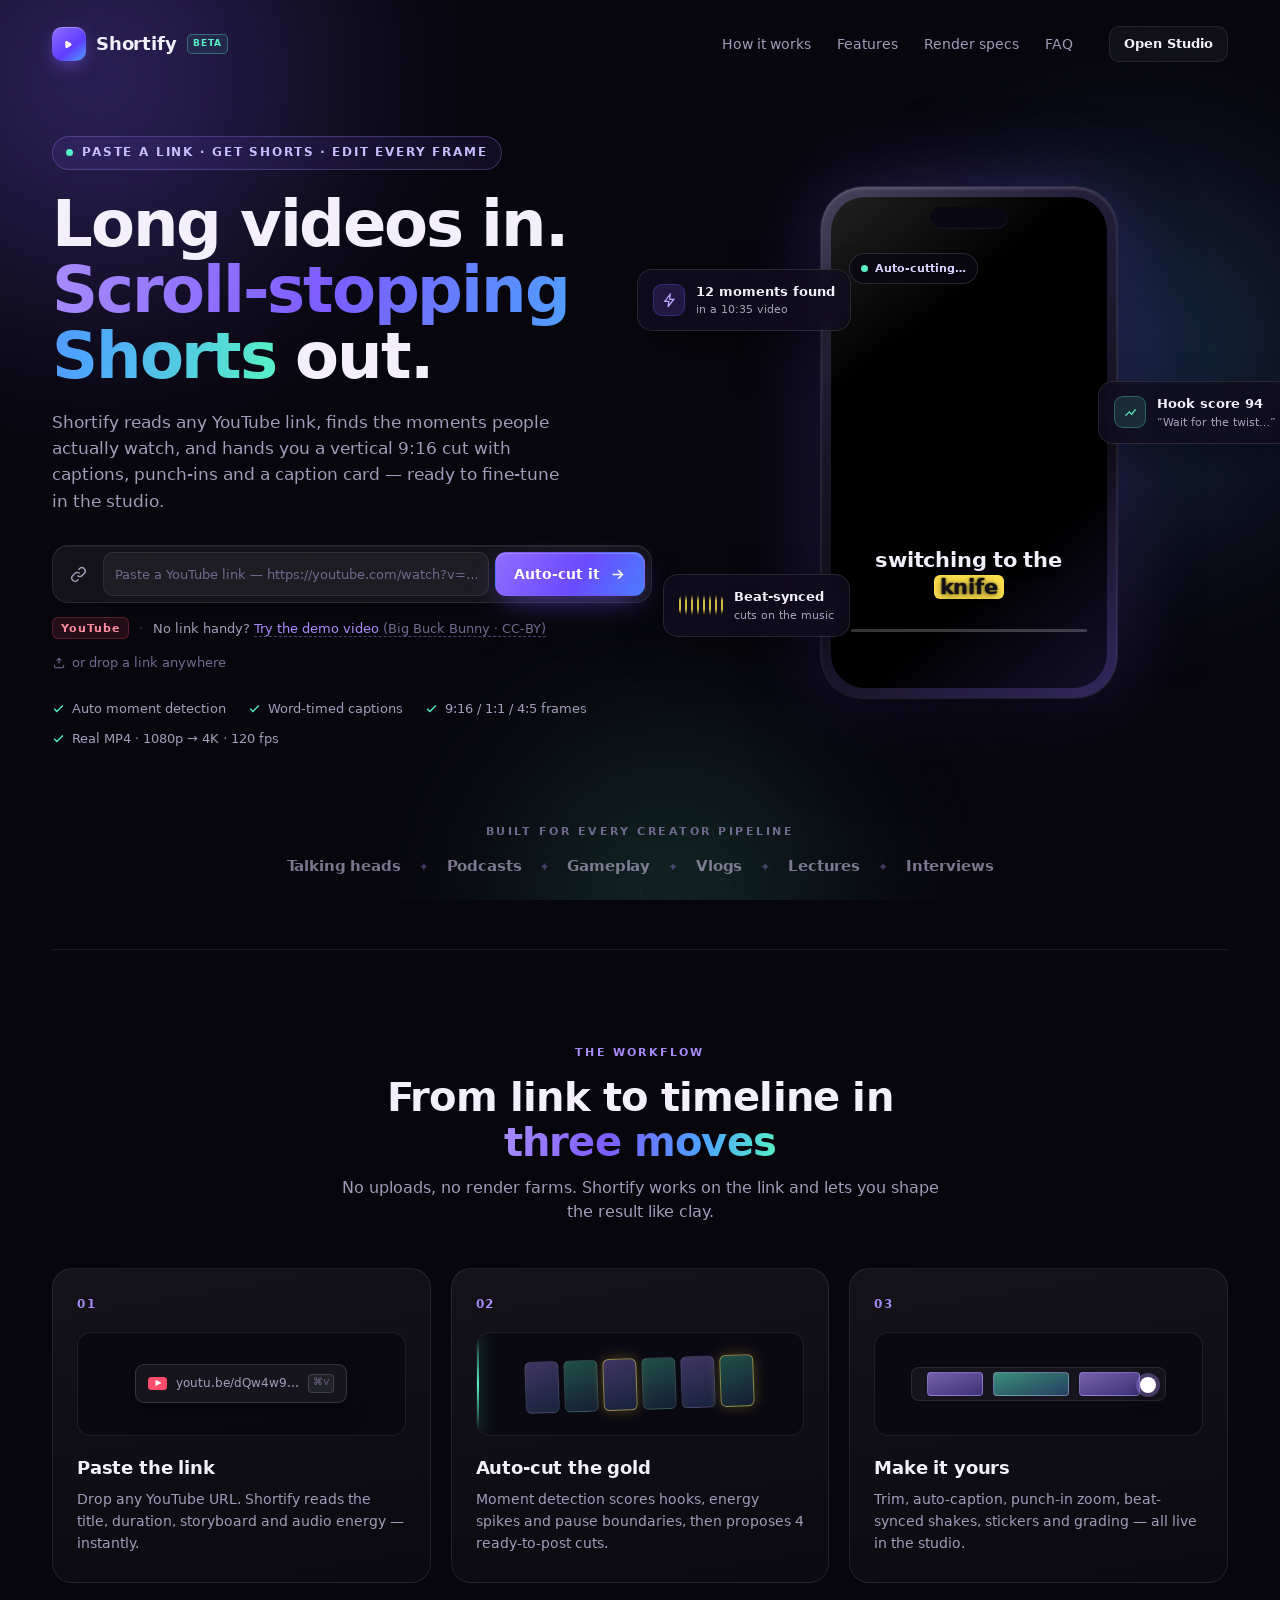
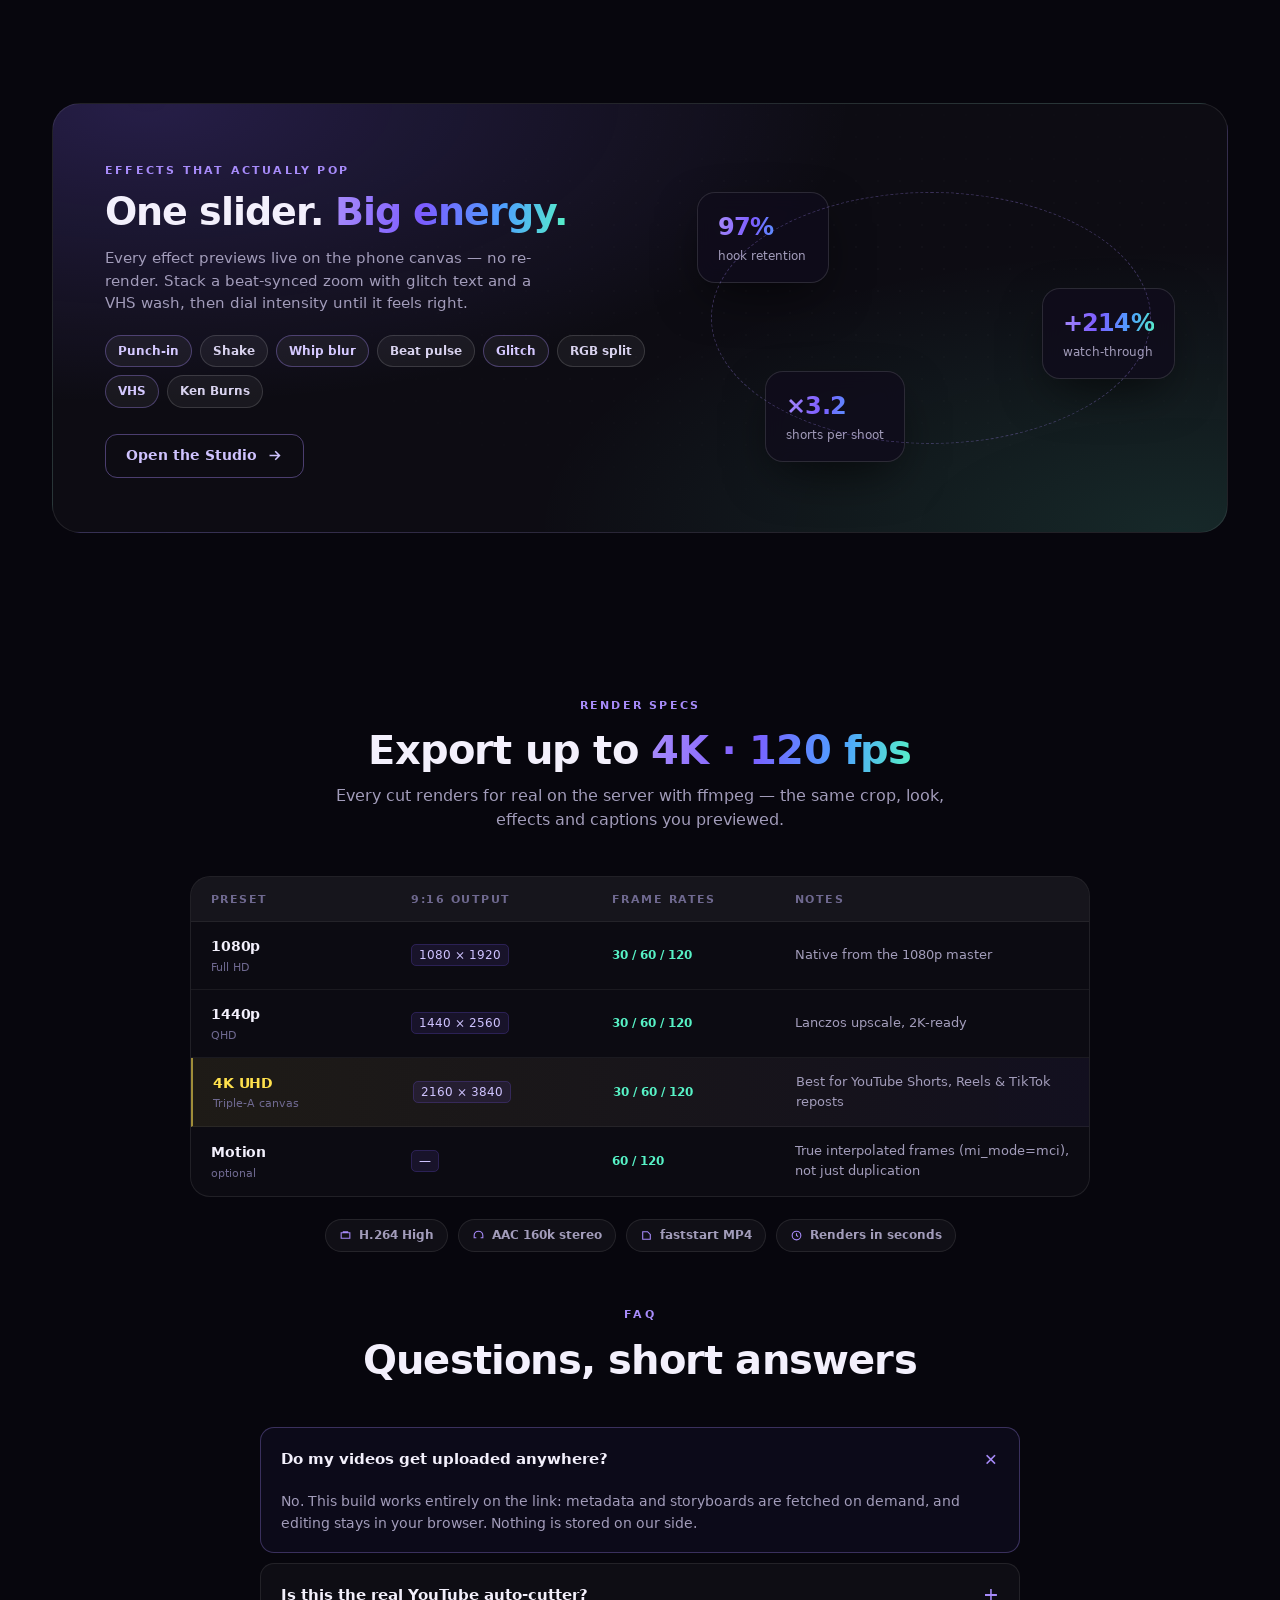
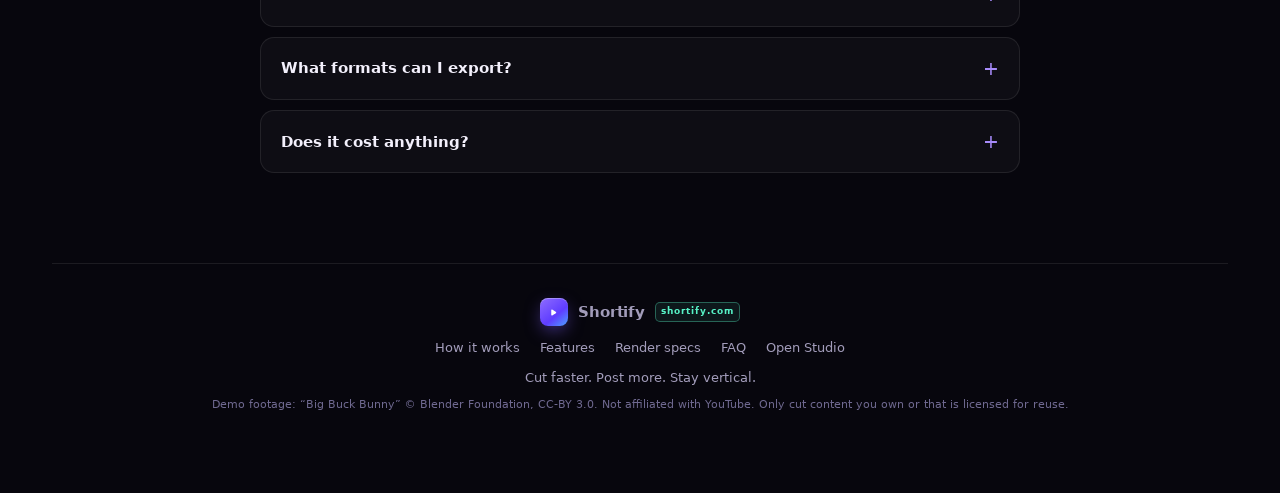
<file: index.html>
<!DOCTYPE html>
<html lang="en">
<head>
<meta charset="UTF-8">
<meta name="viewport" content="width=device-width, initial-scale=1.0">
<title>Shortify — YouTube to Shorts auto-cutter · render up to 4K 120fps</title>
<meta name="description" content="Paste a YouTube link and Shortify auto-cuts the best moments into vertical Shorts with karaoke captions and live effects. Export real MP4s at 1080p, 1440p or 4K — 30, 60 or 120 fps.">
<meta name="keywords" content="YouTube to Shorts, auto cutter, shorts maker, clip generator, vertical video editor, karaoke captions, 4K video export, 120fps video, YouTube clipper">
<meta name="robots" content="index,follow,max-image-preview:large">
<meta name="author" content="Shortify">
<link rel="canonical" href="https://shortify.com/">
<meta property="og:type" content="website">
<meta property="og:site_name" content="Shortify">
<meta property="og:title" content="Shortify — paste a YouTube link, get editable Shorts">
<meta property="og:description" content="Auto-cut any YouTube link into 9:16 Shorts with captions and effects. Render real MP4s from 1080p up to 4K at 30/60/120fps.">
<meta property="og:url" content="https://shortify.com/">
<meta property="og:image" content="https://shortify.com/media/poster.jpg">
<meta property="og:image:alt" content="Shortify studio editing a vertical Short">
<meta name="twitter:card" content="summary_large_image">
<meta name="twitter:title" content="Shortify — YouTube link → editable Shorts → 4K MP4">
<meta name="twitter:description" content="Auto-cut, karaoke captions, 10 live effects. Render 1080p to 4K at up to 120fps.">
<meta name="twitter:image" content="https://shortify.com/media/poster.jpg">
<meta name="theme-color" content="#07060d">
<link rel="icon" href='data:image/svg+xml,<svg xmlns="http://www.w3.org/2000/svg" viewBox="0 0 64 64"><rect width="64" height="64" rx="16" fill="%237c5cff"/><path d="M18 24v16a4 4 0 0 0 6 3.4l13-8a4 4 0 0 0 0-6.8l-13-8A4 4 0 0 0 18 24z" fill="white"/></svg>'>
<link rel="apple-touch-icon" href="media/poster.jpg">
<script type="application/ld+json">
{
  "@context": "https://schema.org",
  "@graph": [
    {
      "@type": "WebApplication",
      "name": "Shortify",
      "url": "https://shortify.com/",
      "applicationCategory": "MultimediaApplication",
      "operatingSystem": "Web",
      "description": "Paste a YouTube link, auto-cut the best moments into vertical Shorts with karaoke captions and live effects, then render real MP4s from 1080p to 4K at 30, 60 or 120 fps.",
      "offers": { "@type": "Offer", "price": "0", "priceCurrency": "USD" },
      "featureList": [
        "YouTube link auto-cutting",
        "9:16, 1:1 and 4:5 canvases",
        "Word-timed karaoke captions",
        "10 stackable live effects",
        "Real MP4 render at 1080p, 1440p and 4K",
        "30, 60 and 120 fps output"
      ]
    },
    {
      "@type": "FAQPage",
      "mainEntity": [
        {
          "@type": "Question",
          "name": "Can Shortify turn a YouTube link into a Short?",
          "acceptedAnswer": { "@type": "Answer", "text": "Yes. Paste a YouTube link, Shortify reads the video and proposes four auto-cut moments, then you trim, caption and export." }
        },
        {
          "@type": "Question",
          "name": "What resolution and frame rate can I export?",
          "acceptedAnswer": { "@type": "Answer", "text": "1080p (1080x1920), 1440p (1440x2560) and 4K UHD (2160x3840) at 30, 60 or 120 fps, rendered by ffmpeg on the server." }
        },
        {
          "@type": "Question",
          "name": "Is Shortify free?",
          "acceptedAnswer": { "@type": "Answer", "text": "Shortify is open source and free to self-host. Only use links to content you own or that is licensed for reuse." }
        }
      ]
    }
  ]
}
</script>
<link rel="stylesheet" href="css/style.css">
</head>
<body data-page="landing">

<div class="bg-orbs" aria-hidden="true">
  <div class="orb orb-1"></div><div class="orb orb-2"></div><div class="orb orb-3"></div>
  <div class="grid-floor"></div>
</div>
<div class="bg-noise" aria-hidden="true"></div>

<div id="app">

<!-- ======================= LANDING ======================= -->
<main id="page-landing" class="page">
  <header class="nav">
    <a class="brand" href="#/">
      <span class="brand-mark" aria-hidden="true">
        <svg viewBox="0 0 64 64"><path d="M18 24v16a4 4 0 0 0 6 3.4l13-8a4 4 0 0 0 0-6.8l-13-8A4 4 0 0 0 18 24z"/></svg>
      </span>
      <span class="brand-name">Shortify</span>
      <span class="brand-badge">BETA</span>
    </a>
    <nav class="nav-links" aria-label="Main">
      <a href="#how">How it works</a>
      <a href="#features">Features</a>
      <a href="#render">Render specs</a>
      <a href="#faq">FAQ</a>
    </nav>
    <div class="nav-cta">
      <a class="btn ghost sm" href="#studio">Open Studio</a>
    </div>
  </header>

  <section class="hero" id="top">
    <div class="hero-copy">
      <div class="eyebrow">
        <span class="pulse-dot"></span> Paste a link · Get Shorts · Edit every frame
      </div>
      <h1>Long videos in.<br><span class="grad-text">Scroll-stopping Shorts</span> out.</h1>
      <p class="lede">Shortify reads any YouTube link, finds the moments people actually watch, and hands you a vertical 9:16 cut with captions, punch-ins and a caption card — ready to fine-tune in the studio.</p>

      <form class="link-bar" id="linkForm" novalidate>
        <span class="link-icon" aria-hidden="true">
          <svg viewBox="0 0 24 24" fill="none" stroke="currentColor" stroke-width="1.8"><path d="M10.6 13.4a4.2 4.2 0 0 0 6 0l2.6-2.6a4.24 4.24 0 0 0-6-6l-1.2 1.2"/><path d="M13.4 10.6a4.2 4.2 0 0 0-6 0L4.8 13.2a4.24 4.24 0 0 0 6 6l1.2-1.2"/></svg>
        </span>
        <input id="ytUrl" name="url" type="text" autocomplete="off" spellcheck="false"
               placeholder="Paste a YouTube link — https://youtube.com/watch?v=…"
               aria-label="YouTube video URL">
        <button class="btn primary" type="submit" id="goBtn">
          Auto-cut it <svg viewBox="0 0 24 24" fill="none" stroke="currentColor" stroke-width="2.2"><path d="M5 12h14M13 6l6 6-6 6"/></svg>
        </button>
      </form>
      <div class="bar-meta">
        <span id="usedMeta">
          <span class="chip" title="Detected from the link">YouTube</span>
          <span class="dot-sep">·</span>
          <span class="sample-link">No link handy? <button type="button" class="linklike" id="demoLink">Try the demo video <em>(Big Buck Bunny · CC-BY)</em></button></span>
        </span>
        <span class="drop-hint">
          <svg viewBox="0 0 24 24" fill="none" stroke="currentColor" stroke-width="1.8"><path d="M12 13v-9M8 8l4-4 4 4"/><path d="M4 15v3a2 2 0 0 0 2 2h12a2 2 0 0 0 2-2v-3"/></svg>
          or drop a link anywhere
        </span>
      </div>

      <ul class="hero-bullets">
        <li><svg viewBox="0 0 24 24" stroke="currentColor" stroke-width="2.4" fill="none"><path d="M4 12.5l5 5L20 6.5"/></svg> Auto moment detection</li>
        <li><svg viewBox="0 0 24 24" stroke="currentColor" stroke-width="2.4" fill="none"><path d="M4 12.5l5 5L20 6.5"/></svg> Word-timed captions</li>
        <li><svg viewBox="0 0 24 24" stroke="currentColor" stroke-width="2.4" fill="none"><path d="M4 12.5l5 5L20 6.5"/></svg> 9:16 / 1:1 / 4:5 frames</li>
        <li><svg viewBox="0 0 24 24" stroke="currentColor" stroke-width="2.4" fill="none"><path d="M4 12.5l5 5L20 6.5"/></svg> Real MP4 · 1080p → 4K · 120 fps</li>
      </ul>
    </div>

    <div class="hero-art" aria-hidden="true">
      <div class="phone phone-hero" data-tilt>
        <div class="phone-bezel">
          <video id="heroVideo" src="media/demo.mp4" muted playsinline loop preload="metadata"></video>
          <div class="phone-glow"></div>
          <div class="phone-ui">
            <div class="pill pill-ai"><span class="pulse-dot"></span> Auto-cutting…</div>
            <div class="hero-caption" id="heroCap">switching to the <mark>knife</mark></div>
            <div class="phone-progress"><i></i></div>
          </div>
        </div>
      </div>
      <div class="float-card fc-1">
        <div class="fc-icon violet"><svg viewBox="0 0 24 24" fill="none" stroke="currentColor" stroke-width="2"><path d="M13 2L4.5 13.5H11L9.5 22 19 10h-6.5L13 2z"/></svg></div>
        <div><b>12 moments found</b><small>in a 10:35 video</small></div>
      </div>
      <div class="float-card fc-2">
        <div class="fc-icon mint"><svg viewBox="0 0 24 24" fill="none" stroke="currentColor" stroke-width="2"><path d="M4 17l6-6 4 4 6-8"/></svg></div>
        <div><b>Hook score 94</b><small>“Wait for the twist…”</small></div>
      </div>
      <div class="float-card fc-3">
        <div class="mini-wave" id="miniWave"></div>
        <div><b>Beat-synced</b><small>cuts on the music</small></div>
      </div>
    </div>
  </section>

  <section class="logo-row" id="how">
    <p>BUILT FOR EVERY CREATOR PIPELINE</p>
    <div class="logos">
      <span>Talking heads</span><i>✦</i><span>Podcasts</span><i>✦</i><span>Gameplay</span><i>✦</i><span>Vlogs</span><i>✦</i><span>Lectures</span><i>✦</i><span>Interviews</span>
    </div>
  </section>

  <section class="steps" id="features">
    <div class="section-head">
      <span class="kicker">The workflow</span>
      <h2>From link to timeline in <span class="grad-text">three moves</span></h2>
      <p>No uploads, no render farms. Shortify works on the link and lets you shape the result like clay.</p>
    </div>
    <div class="step-grid">
      <article class="step-card">
        <div class="step-num">01</div>
        <div class="step-visual sv-paste">
          <div class="fake-input"><span class="yt-chip">▶</span> youtu.be/dQw4w9… <kbd>⌘V</kbd></div>
        </div>
        <h3>Paste the link</h3>
        <p>Drop any YouTube URL. Shortify reads the title, duration, storyboard and audio energy — instantly.</p>
      </article>
      <article class="step-card">
        <div class="step-num">02</div>
        <div class="step-visual sv-scan">
          <div class="scan-strip"><i></i><i></i><i></i><i></i><i></i><i></i></div>
          <div class="scan-line"></div>
        </div>
        <h3>Auto-cut the gold</h3>
        <p>Moment detection scores hooks, energy spikes and pause boundaries, then proposes 4 ready-to-post cuts.</p>
      </article>
      <article class="step-card">
        <div class="step-num">03</div>
        <div class="step-visual sv-edit">
          <div class="timeline-mini"><i style="left:6%;width:22%"></i><i style="left:32%;width:30%"></i><i style="left:66%;width:24%"></i></div>
          <div class="knob"></div>
        </div>
        <h3>Make it yours</h3>
        <p>Trim, auto-caption, punch-in zoom, beat-synced shakes, stickers and grading — all live in the studio.</p>
      </article>
    </div>
  </section>

  <section class="effect-band">
    <div class="effect-copy">
      <span class="kicker">Effects that actually pop</span>
      <h2>One slider. <span class="grad-text">Big energy.</span></h2>
      <p>Every effect previews live on the phone canvas — no re-render. Stack a beat-synced zoom with glitch text and a VHS wash, then dial intensity until it feels right.</p>
      <div class="fx-tags">
        <span>Punch-in</span><span>Shake</span><span>Whip blur</span><span>Beat pulse</span><span>Glitch</span><span>RGB split</span><span>VHS</span><span>Ken Burns</span>
      </div>
      <a class="btn line" href="#studio">Open the Studio <svg viewBox="0 0 24 24" fill="none" stroke="currentColor" stroke-width="2.2"><path d="M5 12h14M13 6l6 6-6 6"/></svg></a>
    </div>
    <div class="effect-stage" aria-hidden="true">
      <div class="fx-card fx-a"><span>97%</span><small>hook retention</small></div>
      <div class="fx-card fx-b"><span>+214%</span><small>watch-through</small></div>
      <div class="fx-card fx-c"><span>×3.2</span><small>shorts per shoot</small></div>
      <div class="fx-ring"></div>
    </div>
  </section>

  <section class="specs" id="render">
    <div class="section-head">
      <span class="kicker">Render specs</span>
      <h2>Export up to <span class="grad-text">4K · 120 fps</span></h2>
      <p>Every cut renders for real on the server with ffmpeg — the same crop, look, effects and captions you previewed.</p>
    </div>
    <div class="spec-table" role="table" aria-label="Export presets">
      <div class="spec-row spec-head" role="row">
        <span role="columnheader">Preset</span>
        <span role="columnheader">9:16 output</span>
        <span role="columnheader">Frame rates</span>
        <span role="columnheader">Notes</span>
      </div>
      <div class="spec-row" role="row">
        <span role="cell"><b>1080p</b><small>Full HD</small></span>
        <span role="cell"><code>1080 × 1920</code></span>
        <span role="cell"><i>30 / 60 / 120</i></span>
        <span role="cell">Native from the 1080p master</span>
      </div>
      <div class="spec-row" role="row">
        <span role="cell"><b>1440p</b><small>QHD</small></span>
        <span role="cell"><code>1440 × 2560</code></span>
        <span role="cell"><i>30 / 60 / 120</i></span>
        <span role="cell">Lanczos upscale, 2K-ready</span>
      </div>
      <div class="spec-row featured" role="row">
        <span role="cell"><b>4K UHD</b><small>Triple-A canvas</small></span>
        <span role="cell"><code>2160 × 3840</code></span>
        <span role="cell"><i>30 / 60 / 120</i></span>
        <span role="cell">Best for YouTube Shorts, Reels &amp; TikTok reposts</span>
      </div>
      <div class="spec-row" role="row">
        <span role="cell"><b>Motion</b><small>optional</small></span>
        <span role="cell"><code>— </code></span>
        <span role="cell"><i>60 / 120</i></span>
        <span role="cell">True interpolated frames (mi_mode=mci), not just duplication</span>
      </div>
    </div>
    <div class="spec-chips">
      <span><svg viewBox="0 0 24 24" fill="none" stroke="currentColor" stroke-width="2"><path d="M4 7h16v10H4zM8 7V5h8v2"/></svg> H.264 High</span>
      <span><svg viewBox="0 0 24 24" fill="none" stroke="currentColor" stroke-width="2"><path d="M4 12a8 8 0 0 1 16 0M4 12v4h4M20 12v4h-4"/></svg> AAC 160k stereo</span>
      <span><svg viewBox="0 0 24 24" fill="none" stroke="currentColor" stroke-width="2"><path d="M5 19V5h9l5 5v9z"/></svg> faststart MP4</span>
      <span><svg viewBox="0 0 24 24" fill="none" stroke="currentColor" stroke-width="2"><circle cx="12" cy="12" r="8"/><path d="M12 8v4l3 2"/></svg> Renders in seconds</span>
    </div>
  </section>

  <section class="faq" id="faq">
    <div class="section-head">
      <span class="kicker">FAQ</span>
      <h2>Questions, short answers</h2>
    </div>
    <div class="faq-list">
      <details open>
        <summary>Do my videos get uploaded anywhere?</summary>
        <p>No. This build works entirely on the link: metadata and storyboards are fetched on demand, and editing stays in your browser. Nothing is stored on our side.</p>
      </details>
      <details>
        <summary>Is this the real YouTube auto-cutter?</summary>
        <p>This is the full product experience — paste, auto-cut proposals, and a working editor. Downloads and server-side rendering are stubbed with a clear demo mode so you can try every effect safely.</p>
      </details>
      <details>
        <summary>What formats can I export?</summary>
        <p>The studio composes 9:16, 1:1 and 4:5 frames at 1080p. The export panel assembles your cut plan (clips, effects, captions) and renders it to MP4 through the bundled server when you run Shortify locally.</p>
      </details>
      <details>
        <summary>Does it cost anything?</summary>
        <p>Shortify is open and free to run. Feed it links to content you own or that's licensed for reuse — the demo reel is Big Buck Bunny, released by Blender under CC-BY.</p>
      </details>
    </div>
  </section>

  <footer class="footer">
    <div class="footer-inner">
      <div class="brand small">
        <span class="brand-mark" aria-hidden="true"><svg viewBox="0 0 64 64"><path d="M18 24v16a4 4 0 0 0 6 3.4l13-8a4 4 0 0 0 0-6.8l-13-8A4 4 0 0 0 18 24z"/></svg></span>
        <span class="brand-name">Shortify</span>
        <span class="brand-badge">shortify.com</span>
      </div>
      <nav class="footer-links" aria-label="Footer">
        <a href="#how">How it works</a>
        <a href="#features">Features</a>
        <a href="#render">Render specs</a>
        <a href="#faq">FAQ</a>
        <a href="#studio">Open Studio</a>
      </nav>
      <p>Cut faster. Post more. Stay vertical.</p>
      <p class="fine">Demo footage: “Big Buck Bunny” © Blender Foundation, CC-BY 3.0. Not affiliated with YouTube. Only cut content you own or that is licensed for reuse.</p>
    </div>
  </footer>
</main>

<!-- ======================= ANALYZING ======================= -->
<main id="page-analyzing" class="page" hidden>
  <div class="analyze-wrap">
    <div class="analyze-card">
      <div class="analyze-head">
        <div class="scan-thumb">
          <video id="scanVideo" src="media/demo.mp4" muted playsinline preload="metadata"></video>
          <img id="scanThumb" alt="" hidden>
          <div class="scan-line"></div>
          <div class="scan-grid"></div>
          <span class="scan-badge" id="scanBadge">DEMO</span>
        </div>
        <div class="analyze-info">
          <span class="kicker">Auto-cutting</span>
          <h2 id="anTitle">Reading the video…</h2>
          <p id="anMeta">—</p>
          <div class="an-progress-wrap">
            <div class="an-progress"><i id="anBar"></i></div>
            <span id="anPct">0%</span>
          </div>
          <ul class="an-steps">
            <li data-step="read"><span class="st-dot"></span> Reading video metadata &amp; storyboard</li>
            <li data-step="audio"><span class="st-dot"></span> Mapping audio energy &amp; silences</li>
            <li data-step="score"><span class="st-dot"></span> Scoring hooks and moment boundaries</li>
            <li data-step="build"><span class="st-dot"></span> Building 4 ready-to-post cuts</li>
          </ul>
        </div>
      </div>
      <div class="an-log" id="anLog" aria-live="polite"></div>
      <div class="an-actions">
        <a class="btn ghost" href="#/">Cancel</a>
        <button class="btn primary" id="rdyBtn" disabled>Open in Studio <svg viewBox="0 0 24 24" fill="none" stroke="currentColor" stroke-width="2.2"><path d="M5 12h14M13 6l6 6-6 6"/></svg></button>
      </div>
    </div>
  </div>
</main>

<!-- ======================= STUDIO ======================= -->
<main id="page-studio" class="page" hidden>
  <header class="studio-top">
    <a class="brand" href="#/"><span class="brand-mark" aria-hidden="true"><svg viewBox="0 0 64 64"><path d="M18 24v16a4 4 0 0 0 6 3.4l13-8a4 4 0 0 0 0-6.8l-13-8A4 4 0 0 0 18 24z"/></svg></span><span class="brand-name">Shortify</span></a>
    <div class="studio-title">
      <span class="st-source" id="stSource">—</span>
      <span class="st-name" id="stProject">Untitled cut</span>
    </div>
    <div class="top-actions">
      <button class="btn ghost sm" id="autoRecutBtn" title="Regenerate auto-cut proposals">
        <svg viewBox="0 0 24 24" fill="none" stroke="currentColor" stroke-width="2"><path d="M13 2L4.5 13.5H11L9.5 22 19 10h-6.5L13 2z"/></svg>
        Re-detect
      </button>
      <button class="btn ghost sm icon-only" id="undoBtn" title="Undo (Ctrl+Z)" aria-label="Undo"><svg viewBox="0 0 24 24" fill="none" stroke="currentColor" stroke-width="2"><path d="M9 14L4 9l5-5"/><path d="M4 9h10a6 6 0 0 1 0 12h-3"/></svg></button>
      <button class="btn ghost sm icon-only" id="redoBtn" title="Redo (Ctrl+Shift+Z)" aria-label="Redo"><svg viewBox="0 0 24 24" fill="none" stroke="currentColor" stroke-width="2"><path d="M15 14l5-5-5-5"/><path d="M20 9H10a6 6 0 0 0 0 12h3"/></svg></button>
      <button class="btn primary sm" id="exportBtn">
        <svg viewBox="0 0 24 24" fill="none" stroke="currentColor" stroke-width="2.2"><path d="M12 3v11M8 10l4 4 4-4"/><path d="M4 17v2a2 2 0 0 0 2 2h12a2 2 0 0 0 2-2v-2"/></svg>
        Export
      </button>
    </div>
  </header>

  <div class="studio-grid">
    <aside class="panel panel-left">
      <div class="seg-tabs" role="tablist" id="leftTabs">
        <button class="on" data-tab="moments" role="tab">Moments</button>
        <button data-tab="source" role="tab">Source</button>
      </div>
      <div class="panel-body" id="tabMoments">
        <div class="panel-hint">Auto-detected · tap to apply</div>
        <div id="momentList" class="moment-list"></div>
        <div class="panel-hint dim">Moment scores come from audio energy, hook phrases and pause boundaries.</div>
      </div>
      <div class="panel-body" id="tabSource" hidden>
        <div class="source-card">
          <img id="srcThumb" alt="Video thumbnail" src="media/poster.jpg">
          <div class="source-meta">
            <b id="srcTitle">—</b>
            <small id="srcChan">—</small>
            <small id="srcDur">—</small>
          </div>
        </div>
        <div class="field">
          <label for="srcUrl">Source link</label>
          <div class="link-row"><input id="srcUrl" type="text" spellcheck="false"><button class="btn ghost sm" id="srcLoad" type="button">Load</button></div>
        </div>
        <div class="panel-hint">Shortify reads the public link only — nothing is uploaded or stored.</div>
        <div class="kv"><span>Mode</span><b id="srcMode">Demo reel</b></div>
        <div class="kv"><span>Aspect</span><b>16:9 source → 9:16 output</b></div>
        <div class="kv"><span>License</span><b>CC-BY · Blender</b></div>
      </div>
    </aside>

    <section class="stage-wrap">
      <div class="stage-top">
        <div class="seg-format" id="formatTabs">
          <button data-ar="9:16" class="on">9:16</button>
          <button data-ar="1:1">1:1</button>
          <button data-ar="4:5">4:5</button>
        </div>
        <div class="stage-hints">
          <span><kbd>Space</kbd> play</span><span><kbd>I</kbd>/<kbd>O</kbd> mark</span><span><kbd>⌫</kbd> split/delete</span>
        </div>
      </div>
      <div class="stage" id="stage">
        <div class="phone-canvas" id="phoneCanvas">
          <div class="overflow" id="videoOverflow">
            <video id="editorVideo" src="media/demo.mp4" muted playsinline preload="auto"></video>
          </div>
          <canvas id="fxCanvas"></canvas>
          <div class="safe-areas" id="safeAreas" hidden></div>
          <div class="caption-layer" id="captionLayer"><div class="cap-word" id="capWord">caption</div></div>
          <div class="captions-block" id="captionsBlock" hidden></div>
          <div class="stickers-layer" id="stickersLayer"></div>
          <div class="frame-note" id="frameNote">9:16 · 1080×1920</div>
          <div class="playhint" id="playHint">tap to play</div>
        </div>
      </div>
      <div class="transport">
        <button class="tbtn" id="btnToStart" aria-label="Jump to start"><svg viewBox="0 0 24 24" fill="currentColor"><path d="M6 5h2v14H6zM20 5v14L9 12z"/></svg></button>
        <button class="tbtn play" id="btnPlay" aria-label="Play"><svg viewBox="0 0 24 24" fill="currentColor" id="playIco"><path d="M7 4.5v15l13-7.5z"/></svg></button>
        <button class="tbtn" id="btnToEnd" aria-label="Jump to end"><svg viewBox="0 0 24 24" fill="currentColor"><path d="M16 5h2v14h-2zM4 5v14l11-7z"/></svg></button>
        <div class="tc"><span id="tcNow">0.00</span><i>/</i><span id="tcDur">30.00</span></div>
        <label class="vol">
          <svg viewBox="0 0 24 24" fill="none" stroke="currentColor" stroke-width="2"><path d="M4 9v6h4l5 4V5L8 9H4z"/><path d="M16.5 8.5a5 5 0 0 1 0 7"/></svg>
          <input type="range" id="volRange" min="0" max="1" step="0.05" value="0.8">
        </label>
        <span class="loop-badge" id="loopBadge" title="Playback loops inside your cut">LOOP CUT</span>
      </div>
    </section>

    <aside class="panel panel-right">
      <div class="seg-tabs" role="tablist" id="rightTabs">
        <button class="on" data-tab="caption" role="tab">Caption</button>
        <button data-tab="effects" role="tab">Effects</button>
        <button data-tab="style" role="tab">Style</button>
        <button data-tab="export" role="tab">Export</button>
      </div>

      <div class="panel-body" id="tabCaption">
        <div class="field">
          <label for="capText">Caption words <span class="hint">(one block · auto-times to your cut)</span></label>
          <textarea id="capText" rows="3" spellcheck="false"></textarea>
        </div>
        <div class="field-row">
          <div class="field">
            <label>Animation</label>
            <select id="capAnim">
              <option value="karaoke">Karaoke</option>
              <option value="pop">Word pop</option>
              <option value="slide">Slide up</option>
              <option value="fade">Crossfade</option>
            </select>
          </div>
          <div class="field">
            <label>Position</label>
            <select id="capPos">
              <option value="low">Lower third</option>
              <option value="mid">Center</option>
              <option value="high">Upper third</option>
            </select>
          </div>
        </div>
        <div class="field-row">
          <div class="field">
            <label>Font size <output id="capSizeOut">96</output></label>
            <input type="range" id="capSize" min="40" max="150" step="2" value="96">
          </div>
          <div class="field">
            <label>Highlight</label>
            <div class="swatches" id="capHiSwatches">
              <button class="sw" style="--c:#ffe14d" data-c="#ffe14d" aria-label="Yellow"></button>
              <button class="sw" style="--c:#57f2c6" data-c="#57f2c6" aria-label="Mint"></button>
              <button class="sw" style="--c:#ff5d8f" data-c="#ff5d8f" aria-label="Pink"></button>
              <button class="sw" style="--c:#8ab4ff" data-c="#8ab4ff" aria-label="Blue"></button>
              <button class="sw" style="--c:#ff9f45" data-c="#ff9f45" aria-label="Orange"></button>
            </div>
          </div>
        </div>
        <div class="field">
          <label>Caption card <span class="hint">(hook title on top)</span></label>
          <div class="switch-row"><span>Show caption card</span><label class="switch"><input type="checkbox" id="cardOn" checked><i></i></label></div>
          <input type="text" id="cardText" maxlength="90" placeholder="Write a hook…">
        </div>
        <div class="field-row">
          <label class="check"><input type="checkbox" id="capBg" checked> Word background</label>
          <label class="check"><input type="checkbox" id="capStroke" checked> Outline</label>
        </div>
      </div>

      <div class="panel-body" id="tabEffects" hidden>
        <div class="panel-hint">Effects render live on the canvas — stack as many as you like.</div>
        <div id="fxList" class="fx-list"></div>
        <div class="field">
          <label for="fxIntensity">Master intensity <output id="fxIntOut">60</output></label>
          <input type="range" id="fxIntensity" min="0" max="100" value="60">
        </div>
      </div>

      <div class="panel-body" id="tabStyle" hidden>
        <div class="field">
          <label>Look / grade</label>
          <div class="look-grid" id="lookGrid"></div>
        </div>
        <div class="field">
          <label for="zoomAmt">Punch-in zoom <output id="zoomOut">12</output></label>
          <input type="range" id="zoomAmt" min="0" max="40" value="12">
        </div>
        <div class="field">
          <label>Beat grid <output id="bpmOut">96 BPM</output></label>
          <div class="beat-row" id="beatRow"></div>
          <label class="check"><input type="checkbox" id="beatOn" checked> Pulse &amp; shake on beats</label>
        </div>
        <div class="field-row">
          <label class="check"><input type="checkbox" id="safeOn"> Safe-area guides</label>
          <label class="check"><input type="checkbox" id="letterbox"> Cinematic bars</label>
        </div>
      </div>

      <div class="panel-body" id="tabExport" hidden>
        <div class="export-summary" id="exportSummary"></div>

        <div class="field">
          <label>Resolution <span class="hint" id="resUpscaleHint">source 1080p · Lanczos upscale</span></label>
          <div class="res-grid" id="resGrid">
            <button class="res-card" data-preset="1080">
              <b>1080p</b><small id="res1080">1080×1920</small>
            </button>
            <button class="res-card" data-preset="1440">
              <b>1440p</b><small id="res1440">1440×2560</small>
            </button>
            <button class="res-card" data-preset="4k">
              <b>4K</b><small id="res4k">2160×3840</small><em>UHD</em>
            </button>
          </div>
        </div>

        <div class="field-row">
          <div class="field">
            <label>Frame rate</label>
            <select id="expFps"><option value="30">30 fps</option><option value="60">60 fps</option><option value="120">120 fps</option></select>
          </div>
          <div class="field">
            <label>Encoder</label>
            <select id="expQuality">
              <option value="high">High (CRF 18)</option>
              <option value="master">Master (CRF 14)</option>
            </select>
          </div>
        </div>

        <div class="field">
          <div class="switch-row">
            <span>True 120 fps motion <span class="hint">(optical interpolation)</span></span>
            <label class="switch"><input type="checkbox" id="smoothOn"><i></i></label>
          </div>
          <div class="panel-hint" id="smoothHint">Off = frames are duplicated. On = ffmpeg interpolates real in-between frames (slower).</div>
        </div>

        <button class="btn primary wide" id="doExport">
          <svg viewBox="0 0 24 24" fill="none" stroke="currentColor" stroke-width="2.2"><path d="M12 3v11M8 10l4 4 4-4"/><path d="M4 17v2a2 2 0 0 0 2 2h12a2 2 0 0 0 2-2v-2"/></svg>
          Render MP4
        </button>

        <div class="render-progress" id="renderProgress" hidden>
          <div class="rp-head"><span id="rpLabel">Rendering…</span><b id="rpPct">0%</b></div>
          <div class="rp-bar"><i id="rpBar"></i></div>
          <div class="rp-meta" id="rpMeta">queued</div>
        </div>
        <div class="export-log" id="exportLog" hidden></div>

        <div class="render-result" id="renderResult" hidden>
          <video id="resultVideo" controls playsinline muted></video>
          <div class="rr-meta" id="rrMeta"></div>
          <div class="rr-actions">
            <a class="btn primary sm" id="downloadBtn" download>
              <svg viewBox="0 0 24 24" fill="none" stroke="currentColor" stroke-width="2.2"><path d="M12 3v11M8 10l4 4 4-4"/><path d="M4 17v2a2 2 0 0 0 2 2h12a2 2 0 0 0 2-2v-2"/></svg>
              Download
            </a>
            <a class="btn ghost sm" id="openTabBtn" target="_blank" rel="noopener">Open</a>
          </div>
        </div>

        <div class="panel-hint dim">Rendered for real by ffmpeg on the Shortify server — cover-crop, look, effect stack, letterbox and karaoke captions are all baked in. Runs up to 4K (2160×3840).</div>
      </div>
    </aside>
  </div>

  <div class="timeline-dock">
    <div class="tl-head">
      <div class="tl-title"><b id="cutLabel">Auto-cut 01</b><span id="cutMeta">—</span></div>
      <div class="tl-tools">
        <button class="btn ghost sm" id="btnMarkSplit" title="Split cut at playhead">Split</button>
        <button class="btn ghost sm" id="btnTrimRight" title="Trim left edge to playhead">Trim L</button>
        <button class="btn ghost sm" id="btnTrimEnd" title="Trim right edge to playhead">Trim R</button>
        <button class="btn ghost sm" id="btnFull30" title="Reset cut to a 30s window">Reset cut</button>
        <span class="tl-zoom">
          <button class="zbtn" id="zoomOutBtn" aria-label="Zoom out">–</button>
          <button class="zbtn" id="zoomInBtn" aria-label="Zoom in">+</button>
        </span>
      </div>
    </div>
    <div class="tl-viewport" id="tlViewport">
      <div class="tl-inner" id="tlInner">
        <div class="tl-ruler" id="tlRuler"></div>
        <div class="tl-track tl-video" id="tlVideo">
          <canvas id="filmstrip"></canvas>
          <div class="cut-range" id="cutRange"><i class="handle hl"></i><i class="handle hr"></i></div>
          <div class="moment-marks" id="momentMarks"></div>
        </div>
        <div class="tl-track tl-audio" id="tlAudio"><canvas id="waveCanvas"></canvas></div>
        <div class="tl-track tl-captions" id="tlCaptions"></div>
        <div class="playhead" id="playhead"><span></span></div>
      </div>
    </div>
  </div>

  <div class="toasts" id="toasts" aria-live="polite"></div>
</main>

</div>
<div id="boot">Loading Shortify…</div>

<script src="js/data.js"></script>
<script src="js/engine.js"></script>
<script src="js/editor.js"></script>
<script src="js/app.js"></script>
</body>
</html>
</file>
<file: css/style.css>
/* ============================================================
   SHORTIFY — design system
   ============================================================ */
@font-face{
  font-family:'Shortify UI';
  src:url('../assets/DejaVuSans.woff2') format('woff2');
  font-weight:400;font-style:normal;font-display:swap;
}
@font-face{
  font-family:'Shortify UI';
  src:url('../assets/DejaVuSans-Bold.woff2') format('woff2');
  font-weight:700;font-style:normal;font-display:swap;
}

:root{
  --bg:#07060d;
  --bg-2:#0b0916;
  --panel:rgba(255,255,255,.038);
  --panel-2:rgba(255,255,255,.06);
  --line:rgba(255,255,255,.085);
  --line-2:rgba(255,255,255,.14);
  --text:#f3f0fc;
  --muted:#a29cba;
  --muted-2:#6f6990;
  --violet:#7c5cff;
  --violet-2:#a78bfa;
  --blue:#4ea1ff;
  --mint:#57f2c6;
  --pink:#ff5d8f;
  --yellow:#ffe14d;
  --orange:#ff9f45;
  --red:#ff4d6d;
  --grad:linear-gradient(100deg,#a78bfa 0%,#7c5cff 38%,#4ea1ff 72%,#57f2c6 100%);
  --grad-soft:linear-gradient(100deg,rgba(167,139,250,.22),rgba(78,161,255,.16),rgba(87,242,198,.14));
  --r-sm:10px;--r-md:14px;--r-lg:20px;--r-xl:28px;
  --shadow-pop:0 18px 50px -12px rgba(0,0,0,.65);
  --shadow-glow:0 0 0 1px rgba(167,139,250,.35),0 12px 44px -8px rgba(124,92,255,.45);
  --ease:cubic-bezier(.22,1,.36,1);
  --font:'Shortify UI',ui-sans-serif,system-ui,-apple-system,'Segoe UI',Roboto,Helvetica,Arial,sans-serif;
  --mono:ui-monospace,'SF Mono',Menlo,Consolas,'Shortify UI',monospace;
}

*,*::before,*::after{box-sizing:border-box}
html{scroll-behavior:smooth}
html,body{margin:0;padding:0}
[hidden]{display:none!important}
body{
  font-family:var(--font);
  background:var(--bg);
  color:var(--text);
  font-size:15px;line-height:1.55;
  -webkit-font-smoothing:antialiased;
  overflow-x:hidden;
  min-height:100vh;
}
body[data-page="studio"]{overflow:hidden;height:100vh}
img,video,canvas,svg{display:block;max-width:100%}
button{font-family:inherit;color:inherit}
a{color:inherit;text-decoration:none}
input,select,textarea{font-family:inherit}
::selection{background:rgba(124,92,255,.45);color:#fff}

/* ---------- background ---------- */
.bg-orbs{position:fixed;inset:0;overflow:hidden;pointer-events:none;z-index:0}
.orb{position:absolute;border-radius:50%;filter:blur(70px);opacity:.5;will-change:transform}
.orb-1{width:640px;height:640px;left:-160px;top:-180px;background:radial-gradient(circle at 40% 40%,rgba(124,92,255,.75),rgba(124,92,255,0) 62%);animation:orbFloat 26s var(--ease) infinite alternate}
.orb-2{width:560px;height:560px;right:-140px;top:8%;background:radial-gradient(circle at 50% 50%,rgba(78,161,255,.55),rgba(78,161,255,0) 65%);animation:orbFloat 31s var(--ease) infinite alternate-reverse}
.orb-3{width:520px;height:520px;left:32%;bottom:-260px;background:radial-gradient(circle at 50% 50%,rgba(87,242,198,.34),rgba(87,242,198,0) 66%);animation:orbFloat 24s var(--ease) infinite alternate}
@keyframes orbFloat{
  0%{transform:translate3d(0,0,0) scale(1)}
  50%{transform:translate3d(40px,-30px,0) scale(1.08)}
  100%{transform:translate3d(-30px,34px,0) scale(.96)}
}
.grid-floor{
  position:absolute;left:-20%;right:-20%;bottom:-8%;height:46%;
  background-image:linear-gradient(rgba(167,139,250,.16) 1px,transparent 1px),linear-gradient(90deg,rgba(167,139,250,.16) 1px,transparent 1px);
  background-size:64px 64px;
  transform:perspective(560px) rotateX(62deg);
  transform-origin:50% 100%;
  mask-image:linear-gradient(to top,rgba(0,0,0,.8),transparent 88%);
  -webkit-mask-image:linear-gradient(to top,rgba(0,0,0,.8),transparent 88%);
  opacity:.5;
}
.bg-noise{
  position:fixed;inset:0;z-index:1;pointer-events:none;opacity:.05;mix-blend-mode:overlay;
  background-image:url("data:image/svg+xml,%3Csvg xmlns='http://www.w3.org/2000/svg' width='160' height='160'%3E%3Cfilter id='n'%3E%3CfeTurbulence type='fractalNoise' baseFrequency='.9' numOctaves='2'/%3E%3C/filter%3E%3Crect width='160' height='160' filter='url(%23n)' opacity='.55'/%3E%3C/svg%3E");
}
#app{position:relative;z-index:2}
#boot{
  position:fixed;inset:0;z-index:90;display:grid;place-items:center;
  background:var(--bg);color:var(--muted);letter-spacing:.14em;text-transform:uppercase;font-size:11px;
  transition:opacity .5s var(--ease),visibility .5s;
}
#boot.done{opacity:0;visibility:hidden}

/* ---------- shared type ---------- */
.grad-text{
  background:var(--grad);
  -webkit-background-clip:text;background-clip:text;color:transparent;
}
.kicker{
  display:inline-flex;align-items:center;gap:8px;
  font-size:11px;font-weight:700;letter-spacing:.2em;text-transform:uppercase;color:var(--violet-2);
}
.section-head{max-width:620px;margin:0 auto 44px;text-align:center}
.section-head h2{font-size:clamp(26px,3.4vw,40px);line-height:1.14;letter-spacing:-.02em;margin:12px 0 10px;font-weight:700}
.section-head p{color:var(--muted);margin:0;font-size:15.5px}
h1,h2,h3,h4{margin:0}

/* ---------- buttons ---------- */
.btn{
  display:inline-flex;align-items:center;justify-content:center;gap:9px;
  height:44px;padding:0 20px;border-radius:12px;border:1px solid transparent;
  font-size:14px;font-weight:700;cursor:pointer;white-space:nowrap;
  transition:transform .18s var(--ease),box-shadow .25s,background .25s,border-color .2s,opacity .2s;
  user-select:none;
}
.btn svg{width:17px;height:17px;flex:none}
.btn:active{transform:translateY(1px) scale(.985)}
.btn.primary{
  background:linear-gradient(120deg,#8f6dff,#6a4bff 55%,#4d7dff);
  color:#fff;box-shadow:0 10px 30px -8px rgba(124,92,255,.6),inset 0 1px 0 rgba(255,255,255,.22);
}
.btn.primary:hover{transform:translateY(-1px);box-shadow:0 16px 40px -10px rgba(124,92,255,.75),inset 0 1px 0 rgba(255,255,255,.25)}
.btn.ghost{background:rgba(255,255,255,.045);border-color:var(--line);color:var(--text)}
.btn.ghost:hover{background:rgba(255,255,255,.08);border-color:var(--line-2)}
.btn.line{background:transparent;border-color:rgba(167,139,250,.4);color:#cfc3ff}
.btn.line:hover{background:rgba(124,92,255,.12);border-color:rgba(167,139,250,.7)}
.btn.sm{height:36px;padding:0 14px;font-size:13px;border-radius:10px}
.btn.wide{width:100%}
.btn.icon-only{width:36px;padding:0}
.btn[disabled]{opacity:.45;pointer-events:none}
.linklike{
  background:none;border:0;padding:0;color:var(--violet-2);cursor:pointer;font-size:inherit;
  border-bottom:1px dashed rgba(167,139,250,.45);transition:color .2s;
}
.linklike:hover{color:#d6ccff}
.linklike em{font-style:normal;color:var(--muted-2);font-size:12.5px}

/* ============================================================
   LANDING
   ============================================================ */
.page{position:relative;min-height:100vh}
#page-landing{max-width:1240px;margin:0 auto;padding:0 32px 80px}

.nav{display:flex;align-items:center;gap:30px;padding:26px 0 10px}
.brand{display:inline-flex;align-items:center;gap:10px;font-weight:700;font-size:18px;letter-spacing:-.01em}
.brand-mark{
  width:34px;height:34px;border-radius:10px;display:grid;place-items:center;
  background:linear-gradient(140deg,#8f6dff,#5f3dff 60%,#4ea1ff);
  box-shadow:0 6px 18px -4px rgba(124,92,255,.65),inset 0 1px 0 rgba(255,255,255,.3);
}
.brand-mark svg{width:19px;height:19px;fill:#fff}
.brand-badge{
  font-size:9px;font-weight:700;letter-spacing:.12em;color:var(--mint);
  border:1px solid rgba(87,242,198,.35);border-radius:5px;padding:2px 5px;background:rgba(87,242,198,.08);
}
.brand.small{font-size:15px}
.brand.small .brand-mark{width:28px;height:28px;border-radius:8px}
.brand.small .brand-mark svg{width:15px;height:15px}
.nav-links{display:flex;gap:26px;margin-left:auto;font-size:13.5px;color:var(--muted)}
.nav-links a{transition:color .2s}
.nav-links a:hover{color:var(--text)}
.nav-cta{margin-left:6px}

/* hero */
.hero{
  display:grid;grid-template-columns:1.08fr .92fr;gap:48px;
  align-items:center;padding:64px 0 40px;
}
.eyebrow{
  display:inline-flex;align-items:center;gap:9px;
  font-size:11.5px;font-weight:700;letter-spacing:.16em;text-transform:uppercase;color:#c9bfff;
  border:1px solid rgba(167,139,250,.28);background:rgba(124,92,255,.1);
  padding:7px 13px;border-radius:100px;margin-bottom:22px;
}
.pulse-dot{width:7px;height:7px;border-radius:50%;background:var(--mint);box-shadow:0 0 0 0 rgba(87,242,198,.6);animation:pulse 2s infinite}
@keyframes pulse{0%{box-shadow:0 0 0 0 rgba(87,242,198,.55)}70%{box-shadow:0 0 0 9px rgba(87,242,198,0)}100%{box-shadow:0 0 0 0 rgba(87,242,198,0)}}
.hero h1{
  font-size:clamp(40px,5.3vw,64px);line-height:1.03;letter-spacing:-.035em;font-weight:700;
  margin:0 0 20px;
}
.lede{color:var(--muted);font-size:16.5px;line-height:1.6;max-width:520px;margin:0 0 30px}

.link-bar{
  display:flex;align-items:center;gap:6px;padding:6px;border-radius:16px;
  background:rgba(255,255,255,.05);border:1px solid var(--line);
  box-shadow:0 20px 50px -22px rgba(0,0,0,.8),inset 0 1px 0 rgba(255,255,255,.06);
  max-width:600px;transition:border-color .25s,box-shadow .3s;
}
.link-bar:focus-within{border-color:rgba(167,139,250,.55);box-shadow:var(--shadow-glow)}
.link-bar.err{animation:shake .4s var(--ease);border-color:rgba(255,77,109,.6)}
@keyframes shake{0%,100%{transform:translateX(0)}25%{transform:translateX(-7px)}60%{transform:translateX(6px)}80%{transform:translateX(-3px)}}
.link-icon{width:38px;height:38px;display:grid;place-items:center;color:var(--muted);flex:none}
.link-icon svg{width:19px;height:19px}
.link-bar input{
  flex:1;min-width:0;height:44px;background:transparent;border:0;outline:0;color:var(--text);font-size:14.5px;
}
.link-bar input::placeholder{color:var(--muted-2)}
.link-bar .btn{height:44px;border-radius:11px;padding:0 18px}
.bar-meta{
  display:flex;align-items:center;gap:14px;justify-content:space-between;flex-wrap:wrap;
  margin-top:14px;font-size:12.5px;color:var(--muted);max-width:600px;
}
.chip{
  display:inline-block;padding:2px 8px;border-radius:6px;font-size:10.5px;font-weight:700;letter-spacing:.08em;
  background:rgba(255,77,109,.12);color:#ff8ba0;border:1px solid rgba(255,77,109,.25);vertical-align:1px;
}
.dot-sep{opacity:.4;margin:0 6px}
.drop-hint{display:inline-flex;align-items:center;gap:6px;color:var(--muted-2)}
.drop-hint svg{width:14px;height:14px}
.hero-bullets{display:flex;flex-wrap:wrap;gap:10px 22px;list-style:none;padding:0;margin:26px 0 0;font-size:13px;color:var(--muted)}
.hero-bullets li{display:flex;align-items:center;gap:7px}
.hero-bullets svg{width:13px;height:13px;color:var(--mint);flex:none}

/* hero phone */
.hero-art{position:relative;display:flex;justify-content:center;perspective:1200px}
.phone{position:relative;width:296px;flex:none;transform-style:preserve-3d}
.phone-hero{animation:phoneTilt 9s var(--ease) infinite alternate}
@keyframes phoneTilt{
  from{transform:rotateY(-7deg) rotateX(2deg) translateY(0)}
  to{transform:rotateY(6deg) rotateX(-2deg) translateY(-12px)}
}
.phone-bezel{
  position:relative;border-radius:42px;padding:10px;
  background:linear-gradient(160deg,#2a2445,#14101f 60%,#221c3a);
  box-shadow:
    0 0 0 1px rgba(255,255,255,.09),
    0 40px 90px -20px rgba(0,0,0,.85),
    0 0 90px -10px rgba(124,92,255,.4),
    inset 0 2px 3px rgba(255,255,255,.16);
}
.phone-bezel::after{
  content:"";position:absolute;top:20px;left:50%;transform:translateX(-50%);
  width:78px;height:22px;border-radius:20px;background:#090711;z-index:4;
  box-shadow:inset 0 -1px 2px rgba(255,255,255,.08);
}
.phone-bezel video{
  width:100%;aspect-ratio:9/16;object-fit:cover;border-radius:34px;background:#000;
}
.phone-glow{
  position:absolute;inset:0;border-radius:42px;pointer-events:none;
  background:linear-gradient(140deg,rgba(255,255,255,.14),transparent 30%,transparent 70%,rgba(124,92,255,.18));
}
.phone-ui{position:absolute;inset:10px;border-radius:34px;pointer-events:none}
.pill{
  position:absolute;display:inline-flex;align-items:center;gap:7px;
  font-size:11px;font-weight:700;padding:6px 11px;border-radius:100px;
  background:rgba(10,8,18,.72);backdrop-filter:blur(8px);border:1px solid rgba(255,255,255,.14);
}
.pill-ai{top:56px;left:18px;color:#d9d2ff}
.hero-caption{
  position:absolute;left:14px;right:14px;bottom:88px;text-align:center;
  font-weight:700;font-size:21px;line-height:1.25;letter-spacing:-.01em;
  text-shadow:0 2px 10px rgba(0,0,0,.65),0 0 2px rgba(0,0,0,.9);
}
.hero-caption mark{
  background:var(--yellow);color:#141018;padding:0 6px;border-radius:6px;
  box-decoration-break:clone;-webkit-box-decoration-break:clone;
}
.phone-progress{position:absolute;left:20px;right:20px;bottom:56px;height:3px;border-radius:3px;background:rgba(255,255,255,.22);overflow:hidden}
.phone-progress i{display:block;height:100%;width:0;background:linear-gradient(90deg,#fff,#c9bfff);animation:prog 8s linear infinite;border-radius:3px}
@keyframes prog{0%{width:0}100%{width:100%}}

.float-card{
  position:absolute;display:flex;align-items:center;gap:11px;
  padding:12px 15px;border-radius:15px;font-size:12px;
  background:rgba(17,13,30,.82);border:1px solid rgba(255,255,255,.11);
  backdrop-filter:blur(14px);box-shadow:var(--shadow-pop);
  animation:floaty 7s ease-in-out infinite;
}
.float-card b{display:block;font-size:12.5px}
.float-card small{display:block;color:var(--muted);font-size:11px}
.fc-icon{width:32px;height:32px;border-radius:9px;display:grid;place-items:center;flex:none}
.fc-icon svg{width:15px;height:15px}
.fc-icon.violet{background:rgba(124,92,255,.18);color:#bfaaff;border:1px solid rgba(124,92,255,.3)}
.fc-icon.mint{background:rgba(87,242,198,.13);color:var(--mint);border:1px solid rgba(87,242,198,.28)}
.fc-1{left:-72px;top:16%;animation-delay:-1s}
.fc-2{right:-64px;top:38%;animation-delay:-3.4s}
.fc-3{left:-46px;bottom:12%;animation-delay:-5s}
.mini-wave{
  width:44px;height:24px;flex:none;border-radius:5px;
  background-image:repeating-linear-gradient(90deg,rgba(255,225,77,.9) 0 2px,transparent 2px 6px);
  mask-image:linear-gradient(180deg,transparent 0,#000 30%,#000 70%,transparent 100%);
  -webkit-mask-image:linear-gradient(180deg,transparent 0,#000 30%,#000 70%,transparent 100%);
  opacity:.9;
  transform:scaleY(.85);
}
@keyframes floaty{
  0%,100%{transform:translateY(0)}
  50%{transform:translateY(-12px)}
}

/* logo row */
.logo-row{text-align:center;padding:34px 0 70px;border-bottom:1px solid var(--line)}
.logo-row>p{font-size:10.5px;letter-spacing:.24em;color:var(--muted-2);margin:0 0 16px;font-weight:700}
.logos{display:flex;flex-wrap:wrap;justify-content:center;align-items:center;gap:10px 18px;color:var(--muted);font-size:15px;font-weight:700;letter-spacing:-.01em;opacity:.75}
.logos i{color:var(--violet-2);font-style:normal;opacity:.5;font-size:12px}

/* steps */
.steps{padding:90px 0 30px}
.step-grid{display:grid;grid-template-columns:repeat(3,1fr);gap:20px}
.step-card{
  position:relative;padding:26px 24px 28px;border-radius:var(--r-lg);
  background:linear-gradient(170deg,rgba(255,255,255,.055),rgba(255,255,255,.018));
  border:1px solid var(--line);overflow:hidden;
  transition:transform .35s var(--ease),border-color .3s,box-shadow .35s;
}
.step-card:hover{transform:translateY(-5px);border-color:rgba(167,139,250,.35);box-shadow:0 26px 60px -24px rgba(124,92,255,.4)}
.step-num{
  font-size:12px;font-weight:700;color:var(--violet-2);letter-spacing:.14em;
  margin-bottom:18px;
}
.step-card h3{font-size:18px;letter-spacing:-.01em;margin:18px 0 8px}
.step-card p{color:var(--muted);font-size:13.5px;line-height:1.6;margin:0}
.step-visual{
  height:104px;border-radius:var(--r-md);position:relative;overflow:hidden;
  background:rgba(8,6,16,.6);border:1px solid var(--line);
}
.sv-paste{display:grid;place-items:center}
.fake-input{
  display:flex;align-items:center;gap:9px;font-size:12px;color:var(--muted);
  background:rgba(255,255,255,.05);border:1px solid var(--line-2);border-radius:9px;padding:9px 12px;
  box-shadow:0 8px 22px rgba(0,0,0,.5);
}
.yt-chip{width:19px;height:13px;border-radius:3.5px;background:var(--red);color:#fff;font-size:8px;display:grid;place-items:center;flex:none;padding-left:1px}
.fake-input kbd{font-size:9.5px;border:1px solid var(--line-2);border-radius:4px;padding:1px 4px;color:var(--muted-2);background:rgba(255,255,255,.05)}
.sv-scan{display:flex;align-items:center;justify-content:center}
.scan-strip{display:flex;gap:5px;transform:rotate(-2deg)}
.scan-strip i{width:34px;height:52px;border-radius:6px;background:linear-gradient(160deg,rgba(167,139,250,.35),rgba(78,161,255,.18));border:1px solid rgba(255,255,255,.1)}
.scan-strip i:nth-child(2n){background:linear-gradient(160deg,rgba(87,242,198,.3),rgba(78,161,255,.15))}
.scan-strip i:nth-child(3n){border-color:rgba(255,225,77,.5);box-shadow:0 0 14px rgba(255,225,77,.25)}
.scan-line{
  position:absolute;top:0;bottom:0;width:2px;left:0;
  background:linear-gradient(180deg,transparent,var(--mint),transparent);
  box-shadow:0 0 16px rgba(87,242,198,.85);
  animation:scanMove 3.2s var(--ease) infinite;
}
@keyframes scanMove{0%{left:6%;opacity:0}10%{opacity:1}90%{opacity:1}100%{left:94%;opacity:0}}
.sv-edit{display:flex;align-items:center;justify-content:center}
.timeline-mini{position:relative;width:78%;height:34px;border-radius:8px;background:rgba(255,255,255,.05);border:1px solid var(--line)}
.timeline-mini i{position:absolute;top:4px;bottom:4px;border-radius:4px;background:linear-gradient(160deg,rgba(167,139,250,.65),rgba(124,92,255,.4));border:1px solid rgba(200,180,255,.4)}
.timeline-mini i:nth-child(2){background:linear-gradient(160deg,rgba(87,242,198,.55),rgba(78,161,255,.3))}
.knob{
  position:absolute;width:16px;height:16px;border-radius:50%;
  background:#fff;box-shadow:0 0 0 4px rgba(167,139,250,.35),0 6px 14px rgba(0,0,0,.6);
  animation:knobSlide 4.5s var(--ease) infinite alternate;right:14%;top:44px;
}
@keyframes knobSlide{from{transform:translateX(-90px)}to{transform:translateX(70px)}}

/* effect band */
.effect-band{
  display:grid;grid-template-columns:1fr .9fr;gap:40px;align-items:center;
  margin:90px 0;padding:54px 52px;border-radius:var(--r-xl);
  background:
    radial-gradient(120% 140% at 8% 0%,rgba(124,92,255,.22),transparent 50%),
    radial-gradient(100% 120% at 96% 100%,rgba(87,242,198,.12),transparent 55%),
    rgba(255,255,255,.026);
  border:1px solid var(--line);position:relative;overflow:hidden;
}
.effect-band::before{
  content:"";position:absolute;inset:0;pointer-events:none;
  background-image:radial-gradient(rgba(255,255,255,.14) 1px,transparent 1px);
  background-size:22px 22px;opacity:.16;
  mask-image:radial-gradient(80% 90% at 70% 40%,#000,transparent 75%);
  -webkit-mask-image:radial-gradient(80% 90% at 70% 40%,#000,transparent 75%);
}
.effect-copy h2{font-size:clamp(26px,3vw,38px);letter-spacing:-.025em;line-height:1.1;margin:10px 0 14px}
.effect-copy p{color:var(--muted);max-width:460px;margin:0 0 20px;font-size:14.5px}
.fx-tags{display:flex;flex-wrap:wrap;gap:8px;margin-bottom:26px}
.fx-tags span{
  font-size:12px;font-weight:700;padding:6px 12px;border-radius:100px;
  background:rgba(255,255,255,.05);border:1px solid var(--line-2);color:#d8d2ee;
}
.fx-tags span:nth-child(odd){border-color:rgba(167,139,250,.35);color:#d4c8ff}
.effect-stage{position:relative;height:300px}
.fx-ring{
  position:absolute;inset:24px;border-radius:50%;
  border:1px dashed rgba(167,139,250,.3);
  animation:spin 40s linear infinite;
}
@keyframes spin{to{transform:rotate(360deg)}}
.fx-card{
  position:absolute;display:flex;flex-direction:column;justify-content:center;gap:2px;
  padding:16px 20px;border-radius:18px;min-width:132px;
  background:rgba(16,12,28,.85);border:1px solid rgba(255,255,255,.12);
  backdrop-filter:blur(10px);box-shadow:var(--shadow-pop);
  animation:floaty 6.5s ease-in-out infinite;
}
.fx-card span{font-size:24px;font-weight:700;letter-spacing:-.03em;background:var(--grad);-webkit-background-clip:text;background-clip:text;color:transparent}
.fx-card small{color:var(--muted);font-size:11.5px}
.fx-a{top:8%;left:2%}
.fx-b{top:40%;right:0;animation-delay:-2.2s}
.fx-c{bottom:2%;left:16%;animation-delay:-4.4s}

/* faq */
.faq{padding:20px 0 40px}
.faq-list{max-width:760px;margin:0 auto;display:flex;flex-direction:column;gap:10px}
.faq details{
  border:1px solid var(--line);border-radius:var(--r-md);background:rgba(255,255,255,.03);
  padding:0 20px;transition:border-color .25s,background .25s;
}
.faq details[open]{border-color:rgba(167,139,250,.3);background:rgba(124,92,255,.05)}
.faq summary{
  list-style:none;cursor:pointer;padding:16px 0;font-weight:700;font-size:14.5px;
  display:flex;align-items:center;justify-content:space-between;gap:16px;
}
.faq summary::-webkit-details-marker{display:none}
.faq summary::after{content:"+";font-size:19px;color:var(--violet-2);font-weight:400;transition:transform .25s}
.faq details[open] summary::after{transform:rotate(45deg)}
.faq details p{margin:0 0 18px;color:var(--muted);font-size:13.5px;line-height:1.65}

.footer{border-top:1px solid var(--line);margin-top:50px;padding:34px 0 0}
.footer-inner{display:flex;flex-direction:column;align-items:center;gap:8px;text-align:center;color:var(--muted);font-size:13px}
.footer-inner p{margin:0}
.footer-inner .fine{font-size:11px;color:var(--muted-2)}

/* ============================================================
   ANALYZING PAGE
   ============================================================ */
#page-analyzing{display:grid;place-items:center;padding:40px 24px;min-height:100vh}
.analyze-wrap{width:min(860px,100%)}
.analyze-card{
  border-radius:var(--r-xl);border:1px solid var(--line);
  background:linear-gradient(170deg,rgba(255,255,255,.05),rgba(255,255,255,.015));
  box-shadow:var(--shadow-pop);padding:34px;
  animation:riseIn .6s var(--ease);
}
@keyframes riseIn{from{opacity:0;transform:translateY(18px)}to{opacity:1;transform:translateY(0)}}
.analyze-head{display:grid;grid-template-columns:190px 1fr;gap:30px;align-items:center}
.scan-thumb{
  position:relative;width:190px;aspect-ratio:16/10;border-radius:14px;overflow:hidden;
  border:1px solid var(--line-2);background:#000;
}
.scan-thumb video,.scan-thumb img{width:100%;height:100%;object-fit:cover;filter:saturate(.9) contrast(1.05)}
.scan-thumb img{position:absolute;inset:0}
.scan-badge{
  position:absolute;left:7px;top:7px;z-index:3;font-size:8.5px;font-weight:700;letter-spacing:.1em;
  padding:2px 6px;border-radius:4px;background:rgba(8,6,16,.72);color:var(--mint);
  border:1px solid rgba(87,242,198,.35);backdrop-filter:blur(4px);
}
.scan-badge.link{color:#8ec2ff;border-color:rgba(78,161,255,.4)}
.scan-grid{
  position:absolute;inset:0;
  background-image:linear-gradient(rgba(87,242,198,.15) 1px,transparent 1px),linear-gradient(90deg,rgba(87,242,198,.15) 1px,transparent 1px);
  background-size:24px 24px;opacity:.5;
}
.scan-thumb .scan-line{animation-duration:1.6s}
.analyze-info .kicker{margin-bottom:6px}
.analyze-info h2{font-size:22px;letter-spacing:-.02em;line-height:1.25;margin:4px 0 6px;overflow:hidden;text-overflow:ellipsis;white-space:nowrap}
.analyze-info p{color:var(--muted);font-size:13px;margin:0 0 18px}
.an-progress-wrap{display:flex;align-items:center;gap:12px;margin-bottom:20px}
.an-progress{flex:1;height:8px;border-radius:100px;background:rgba(255,255,255,.07);overflow:hidden}
.an-progress i{
  display:block;height:100%;width:0;border-radius:100px;
  background:var(--grad);box-shadow:0 0 18px rgba(124,92,255,.7);
  transition:width .5s var(--ease);
}
#anPct{font-size:12px;font-weight:700;color:var(--violet-2);width:38px;text-align:right;font-variant-numeric:tabular-nums}
.an-steps{list-style:none;margin:0;padding:0;display:flex;flex-direction:column;gap:8px;font-size:13px;color:var(--muted-2)}
.an-steps li{display:flex;align-items:center;gap:10px;transition:color .3s}
.an-steps .st-dot{width:8px;height:8px;border-radius:50%;background:rgba(255,255,255,.14);flex:none;transition:all .3s}
.an-steps li.active{color:var(--text)}
.an-steps li.active .st-dot{background:var(--violet-2);box-shadow:0 0 0 4px rgba(124,92,255,.2)}
.an-steps li.done{color:var(--muted)}
.an-steps li.done .st-dot{background:var(--mint)}
.an-log{
  margin-top:24px;border-radius:12px;border:1px solid var(--line);
  background:rgba(5,4,10,.65);padding:14px 16px;height:120px;overflow:hidden;
  font-family:var(--mono);font-size:11.5px;color:#9d96c0;display:flex;flex-direction:column;justify-content:flex-end;gap:3px;
}
.log-line{animation:logIn .3s var(--ease)}
.log-line b{color:var(--mint);font-weight:400}
.log-line i{color:var(--violet-2);font-style:normal}
@keyframes logIn{from{opacity:0;transform:translateY(4px)}to{opacity:1;transform:none}}
.an-actions{display:flex;justify-content:flex-end;gap:10px;margin-top:24px}

/* ============================================================
   STUDIO
   ============================================================ */
#page-studio{height:100vh;display:grid;grid-template-rows:auto 1fr auto;overflow:hidden}
.studio-top{
  display:flex;align-items:center;gap:20px;padding:12px 20px;
  border-bottom:1px solid var(--line);background:rgba(9,7,16,.7);backdrop-filter:blur(18px);z-index:10;
}
.studio-title{display:flex;flex-direction:column;line-height:1.3;min-width:0}
.st-source{font-size:10px;letter-spacing:.14em;text-transform:uppercase;color:var(--violet-2);font-weight:700}
.st-name{font-size:13.5px;font-weight:700;white-space:nowrap;overflow:hidden;text-overflow:ellipsis;max-width:38vw}
.top-actions{margin-left:auto;display:flex;align-items:center;gap:8px}

.studio-grid{
  display:grid;grid-template-columns:300px minmax(0,1fr) 336px;
  gap:1px;background:var(--line);min-height:0;
}
.panel{background:var(--bg-2);display:flex;flex-direction:column;min-height:0}
.panel-body{padding:16px;overflow-y:auto;flex:1;scrollbar-width:thin;scrollbar-color:rgba(255,255,255,.14) transparent}
.panel-body::-webkit-scrollbar{width:8px}
.panel-body::-webkit-scrollbar-thumb{background:rgba(255,255,255,.12);border-radius:8px}
.seg-tabs{display:flex;gap:2px;padding:10px 12px 0;border-bottom:1px solid var(--line);flex:none}
.seg-tabs button{
  flex:1;background:none;border:0;padding:8px 2px 11px;font-size:12px;font-weight:700;color:var(--muted-2);
  cursor:pointer;position:relative;letter-spacing:.01em;transition:color .2s;white-space:nowrap;
}
.seg-tabs button:hover{color:var(--muted)}
.seg-tabs button.on{color:var(--text)}
.seg-tabs button.on::after{
  content:"";position:absolute;left:18%;right:18%;bottom:-1px;height:2px;border-radius:2px;background:var(--grad);
  box-shadow:0 0 12px rgba(124,92,255,.8);
}
.panel-hint{font-size:11.5px;color:var(--muted-2);margin:2px 0 12px;line-height:1.5}
.panel-hint.dim{opacity:.75;margin-top:14px}

/* moments */
.moment-list{display:flex;flex-direction:column;gap:9px}
.moment-item{
  display:flex;align-items:center;gap:11px;padding:10px;border-radius:13px;cursor:pointer;
  background:rgba(255,255,255,.032);border:1px solid var(--line);
  transition:border-color .2s,background .2s,transform .2s;
  text-align:left;width:100%;
}
.moment-item:hover{background:rgba(255,255,255,.06);border-color:var(--line-2);transform:translateX(2px)}
.moment-item.on{border-color:rgba(167,139,250,.55);background:rgba(124,92,255,.1);box-shadow:0 0 0 1px rgba(167,139,250,.25) inset}
.moment-item img,.moment-item .mi-thumb{
  width:64px;height:38px;border-radius:7px;object-fit:cover;flex:none;background:#000;border:1px solid rgba(255,255,255,.1);
}
.mi-body{flex:1;min-width:0;display:block}
.mi-title{display:block;font-size:12.5px;font-weight:700;white-space:nowrap;overflow:hidden;text-overflow:ellipsis}
.mi-meta span{display:inline-block}
.mi-meta{font-size:10.5px;color:var(--muted-2);display:flex;gap:6px;align-items:center;margin-top:2px;font-variant-numeric:tabular-nums}
.mi-tag{font-size:9px;padding:1px 5px;border-radius:4px;background:rgba(87,242,198,.12);color:var(--mint);border:1px solid rgba(87,242,198,.25);font-weight:700;letter-spacing:.05em}
.mi-tag.b{background:rgba(78,161,255,.12);color:#8ec2ff;border-color:rgba(78,161,255,.3)}
.mi-tag.p{background:rgba(255,93,143,.12);color:#ff9db6;border-color:rgba(255,93,143,.3)}
.score-ring{
  --p:80;--sz:34px;
  width:var(--sz);height:var(--sz);border-radius:50%;flex:none;display:grid;place-items:center;
  background:conic-gradient(var(--mint) calc(var(--p)*1%),rgba(255,255,255,.09) 0);
  position:relative;
}
.score-ring::before{content:"";position:absolute;inset:3px;border-radius:50%;background:#0f0c1c}
.score-ring b{position:relative;font-size:10px;font-weight:700;color:var(--mint)}
.moment-item.on .score-ring{background:conic-gradient(var(--yellow) calc(var(--p)*1%),rgba(255,255,255,.09) 0)}
.moment-item.on .score-ring b{color:var(--yellow)}

/* source tab */
.source-card{display:flex;gap:11px;align-items:center;padding:10px;border-radius:13px;background:rgba(255,255,255,.032);border:1px solid var(--line);margin-bottom:16px}
.source-card img{width:76px;height:44px;object-fit:cover;border-radius:7px;flex:none}
.source-meta{min-width:0}
.source-meta b{display:block;font-size:12px;line-height:1.35;margin-bottom:2px}
.source-meta small{display:block;color:var(--muted-2);font-size:10.5px}
.field{margin-bottom:16px}
.field label{display:flex;align-items:center;justify-content:space-between;flex-wrap:wrap;font-size:11.5px;font-weight:700;color:var(--muted);margin-bottom:7px;gap:4px 8px}
.field label .hint{font-weight:400;color:var(--muted-2);font-size:10.5px}
.field-row{display:grid;grid-template-columns:1fr 1fr;gap:12px}
.field-row .field{margin-bottom:16px}
input[type="text"],textarea,select{
  width:100%;background:rgba(255,255,255,.045);border:1px solid var(--line);
  border-radius:10px;color:var(--text);font-size:13px;padding:9px 11px;outline:none;
  transition:border-color .2s,box-shadow .2s;
}
textarea{resize:vertical;min-height:64px;line-height:1.5}
input[type="text"]:focus,textarea:focus,select:focus{border-color:rgba(167,139,250,.6);box-shadow:0 0 0 3px rgba(124,92,255,.15)}
select{appearance:none;background-image:url("data:image/svg+xml,%3Csvg xmlns='http://www.w3.org/2000/svg' width='10' height='6'%3E%3Cpath d='M1 1l4 4 4-4' stroke='%23a29cba' fill='none' stroke-width='1.6'/%3E%3C/svg%3E");background-repeat:no-repeat;background-position:right 11px center;padding-right:28px}
.link-row{display:flex;gap:6px}
.link-row input{flex:1;min-width:0}
.kv{display:flex;justify-content:space-between;gap:10px;font-size:11.5px;padding:8px 0;border-bottom:1px dashed rgba(255,255,255,.07);color:var(--muted-2)}
.kv b{color:var(--muted);font-weight:700;text-align:right}
input[type="range"]{-webkit-appearance:none;appearance:none;width:100%;height:22px;background:transparent;cursor:pointer}
input[type="range"]::-webkit-slider-runnable-track{height:4px;border-radius:4px;background:linear-gradient(90deg,var(--violet-2),var(--blue))}
input[type="range"]::-webkit-slider-thumb{-webkit-appearance:none;width:15px;height:15px;border-radius:50%;background:#fff;margin-top:-5.5px;box-shadow:0 2px 8px rgba(0,0,0,.6),0 0 0 4px rgba(167,139,250,.25);transition:transform .15s}
input[type="range"]::-webkit-slider-thumb:hover{transform:scale(1.15)}
input[type="range"]::-moz-range-track{height:4px;border-radius:4px;background:linear-gradient(90deg,var(--violet-2),var(--blue))}
input[type="range"]::-moz-range-thumb{width:15px;height:15px;border:0;border-radius:50%;background:#fff;box-shadow:0 2px 8px rgba(0,0,0,.6),0 0 0 4px rgba(167,139,250,.25)}
output{font-size:10.5px;color:var(--violet-2);font-weight:700;font-variant-numeric:tabular-nums}
.swatches{display:flex;gap:7px}
.sw{width:22px;height:22px;border-radius:7px;background:var(--c);border:2px solid transparent;cursor:pointer;transition:transform .15s,box-shadow .15s;padding:0}
.sw:hover{transform:scale(1.12)}
.sw.on{box-shadow:0 0 0 2px var(--bg-2),0 0 0 4px var(--c);transform:scale(1.1)}
.switch-row{display:flex;align-items:center;justify-content:space-between;font-size:12.5px;color:var(--text);margin-bottom:9px}
.switch{position:relative;width:38px;height:22px;flex:none;cursor:pointer}
.switch input{position:absolute;opacity:0;width:100%;height:100%;margin:0;cursor:pointer;z-index:2}
.switch i{position:absolute;inset:0;border-radius:100px;background:rgba(255,255,255,.12);transition:background .25s}
.switch i::after{content:"";position:absolute;width:16px;height:16px;border-radius:50%;background:#fff;top:3px;left:3px;transition:transform .25s var(--ease);box-shadow:0 2px 6px rgba(0,0,0,.5)}
.switch input:checked+i{background:linear-gradient(120deg,#8f6dff,#5f6bff)}
.switch input:checked+i::after{transform:translateX(16px)}
.check{display:inline-flex;align-items:center;gap:8px;font-size:12px;color:var(--muted);cursor:pointer}
.check input{accent-color:#8f6dff;width:15px;height:15px;cursor:pointer}

/* effects list */
.fx-list{display:flex;flex-direction:column;gap:8px;margin-bottom:18px}
.fx-item{
  display:flex;align-items:center;gap:11px;padding:10px 11px;border-radius:12px;cursor:pointer;
  background:rgba(255,255,255,.03);border:1px solid var(--line);transition:all .22s var(--ease);
  text-align:left;width:100%;
}
.fx-item:hover{background:rgba(255,255,255,.055);border-color:var(--line-2)}
.fx-item.on{background:linear-gradient(120deg,rgba(124,92,255,.16),rgba(78,161,255,.08));border-color:rgba(167,139,250,.5)}
.fx-ico{width:32px;height:32px;border-radius:9px;display:grid;place-items:center;flex:none;background:rgba(255,255,255,.06);color:var(--muted)}
.fx-item.on .fx-ico{background:rgba(124,92,255,.22);color:#cdbcff}
.fx-ico svg{width:16px;height:16px}
.fx-info{flex:1;min-width:0;display:flex;flex-direction:column;gap:1px}
.fx-name{font-size:12.5px;font-weight:700;white-space:nowrap;overflow:hidden;text-overflow:ellipsis}
.fx-desc{font-size:10.5px;color:var(--muted-2);white-space:nowrap;overflow:hidden;text-overflow:ellipsis;line-height:1.35}
.fx-pill{width:34px;height:19px;border-radius:100px;background:rgba(255,255,255,.1);position:relative;flex:none;transition:background .25s}
.fx-pill::after{content:"";position:absolute;width:13px;height:13px;border-radius:50%;background:#fff;top:3px;left:3px;transition:transform .25s var(--ease)}
.fx-item.on .fx-pill{background:linear-gradient(120deg,#8f6dff,#5f6bff)}
.fx-item.on .fx-pill::after{transform:translateX(15px)}

/* looks */
.look-grid{display:grid;grid-template-columns:repeat(3,1fr);gap:8px}
.look-card{
  border-radius:10px;border:1px solid var(--line);background:rgba(255,255,255,.03);cursor:pointer;
  padding:6px 6px 7px;text-align:center;transition:all .2s;
}
.look-card:hover{border-color:var(--line-2)}
.look-card.on{border-color:rgba(167,139,250,.6);background:rgba(124,92,255,.1)}
.look-swatch{height:30px;border-radius:6px;margin-bottom:5px;position:relative;overflow:hidden}
.look-swatch::after{content:"";position:absolute;inset:0;background:linear-gradient(140deg,rgba(255,255,255,.25),transparent 45%)}
.look-name{font-size:9.5px;font-weight:700;color:var(--muted);letter-spacing:.02em}
.look-card.on .look-name{color:var(--text)}
.beat-row{display:flex;gap:4px;margin-bottom:10px;width:100%}
.beat-tick{flex:1 1 0;min-width:0;height:22px;border-radius:5px;background:rgba(255,255,255,.06);border:1px solid var(--line);cursor:pointer;transition:all .15s;padding:0}
.beat-tick.on{background:rgba(255,225,77,.75);border-color:rgba(255,225,77,.9);box-shadow:0 0 12px rgba(255,225,77,.35)}

/* export */
.export-summary{border-radius:12px;border:1px solid var(--line);background:rgba(255,255,255,.03);padding:12px 14px;margin-bottom:16px;font-size:12px}
.es-row{display:flex;justify-content:space-between;padding:4px 0;color:var(--muted-2)}
.es-row b{color:var(--text);font-weight:700}
.export-log{
  margin-top:14px;border-radius:10px;border:1px solid var(--line);background:rgba(5,4,10,.65);
  padding:12px;font-family:var(--mono);font-size:11px;color:#9d96c0;max-height:170px;overflow-y:auto;
}
.export-log .el-line{padding:1.5px 0}
.export-log .el-line b{color:var(--mint);font-weight:400}

/* ---------- stage ---------- */
.stage-wrap{display:flex;flex-direction:column;min-width:0;background:radial-gradient(90% 80% at 50% 0%,rgba(124,92,255,.09),transparent 60%),var(--bg);min-height:0}
.stage-top{display:flex;align-items:center;justify-content:space-between;gap:14px;padding:12px 18px 0}
.seg-format{display:flex;gap:2px;background:rgba(255,255,255,.05);border:1px solid var(--line);border-radius:10px;padding:3px}
.seg-format button{background:none;border:0;padding:5px 12px;border-radius:7px;font-size:11.5px;font-weight:700;color:var(--muted-2);cursor:pointer;transition:all .2s}
.seg-format button.on{background:rgba(255,255,255,.1);color:var(--text);box-shadow:0 2px 8px rgba(0,0,0,.4)}
.stage-hints{display:flex;gap:14px;font-size:10.5px;color:var(--muted-2)}
.stage-hints kbd{
  font-family:var(--font);font-size:9.5px;padding:1px 5px;border-radius:4px;
  background:rgba(255,255,255,.07);border:1px solid var(--line-2);color:var(--muted);margin-right:3px;
}
.stage{flex:1;display:grid;place-items:center;min-height:0;padding:14px 18px;position:relative}
.phone-canvas{
  position:relative;height:100%;max-height:100%;aspect-ratio:9/16;
  border-radius:22px;overflow:hidden;background:#000;
  box-shadow:0 30px 80px -20px rgba(0,0,0,.9),0 0 0 1px rgba(255,255,255,.12),0 0 60px -10px rgba(124,92,255,.25);
  transition:aspect-ratio .35s var(--ease),border-radius .3s;
}
.phone-canvas.ar-1-1{aspect-ratio:1/1;border-radius:18px}
.phone-canvas.ar-4-5{aspect-ratio:4/5;border-radius:20px}
.phone-canvas.dragover{box-shadow:0 0 0 2px var(--mint),0 0 60px rgba(87,242,198,.4)}
.overflow{position:absolute;inset:0;overflow:hidden;border-radius:inherit}
.overflow video{
  position:absolute;inset:0;
  width:100%;height:100%!important;
  max-width:none!important;
  object-fit:cover;object-position:50% 50%;
  transform-origin:center center;
  will-change:transform,filter;
}
.phone-canvas.lb .overflow video{object-fit:contain}
#fxCanvas{position:absolute;inset:0;width:100%;height:100%;pointer-events:none}
.caption-layer{position:absolute;left:6%;right:6%;bottom:22%;display:flex;justify-content:center;pointer-events:none;text-align:center;padding:0 4px}
.caption-layer.mid{bottom:42%}
.caption-layer.high{bottom:62%}
.cap-word{
  display:block;font-weight:700;line-height:1.3;letter-spacing:-.01em;
  text-shadow:0 3px 14px rgba(0,0,0,.65),0 0 2px rgba(0,0,0,.85);
}
.cap-word{white-space:nowrap}
.cap-word .w{
  display:inline;transition:color .16s,background .16s,box-shadow .16s;
  padding:1px 7px;border-radius:8px;
}
.cap-word.bg .w{background:rgba(8,6,16,.46);box-shadow:0 2px 10px rgba(0,0,0,.3)}
.cap-word.stroke .w{-webkit-text-stroke:1.5px rgba(6,4,12,.85);paint-order:stroke fill}
.cap-word .w.hl{color:#141018;background:var(--hi,#ffe14d);box-shadow:0 6px 18px rgba(0,0,0,.35);-webkit-text-stroke:0 transparent}
.cap-word[data-anim="pop"] .w.hl{animation:capPop .32s var(--ease)}
@keyframes capPop{0%{transform:scale(.82)}60%{transform:scale(1.05)}100%{transform:scale(1)}}
.cap-word[data-anim="slide"] .w.hl{animation:capSlide .3s var(--ease)}
@keyframes capSlide{from{transform:translateY(6px);opacity:.4}to{transform:none;opacity:1}}
.captions-block{
  position:absolute;left:9%;right:9%;top:10%;pointer-events:none;
  text-align:center;font-weight:700;line-height:1.18;letter-spacing:-.02em;
  text-shadow:0 3px 14px rgba(0,0,0,.6);
  background:rgba(10,7,20,.34);backdrop-filter:blur(3px);border-radius:12px;padding:3% 4%;
}
.captions-block .cb-line{display:block}
.captions-block .cb-line b{color:var(--hi,#ffe14d)}
.captions-block .cb-sub{display:block;font-size:.42em;font-weight:400;color:#e6e0f8;opacity:.85;margin-top:.5em;letter-spacing:.02em}
.phone-canvas.ar-1-1 .captions-block,.phone-canvas.ar-4-5 .captions-block{display:none}
.stickers-layer{position:absolute;inset:0;pointer-events:none;overflow:hidden}
.sticker{
  position:absolute;font-weight:700;color:#fff;
  text-shadow:0 2px 8px rgba(0,0,0,.5);
  animation:stickerPop .5s var(--ease) both;
}
@keyframes stickerPop{from{opacity:0;transform:scale(.5) rotate(-8deg)}to{opacity:1;transform:scale(1) rotate(var(--rot,0deg))}}
.frame-note{
  position:absolute;right:10px;bottom:10px;font-size:9.5px;font-weight:700;letter-spacing:.06em;
  padding:3px 7px;border-radius:5px;background:rgba(8,6,14,.6);color:rgba(255,255,255,.75);
  border:1px solid rgba(255,255,255,.14);font-variant-numeric:tabular-nums;
}
.safe-areas{position:absolute;inset:0;pointer-events:none;border-radius:inherit}
.safe-areas::before,.safe-areas::after{content:"";position:absolute;left:6%;right:6%;border:1px dashed rgba(87,242,198,.55);border-radius:8px}
.safe-areas::before{top:8%;height:64%}
.safe-areas::after{bottom:12%;height:8%}
.phone-canvas::after{
  content:"";position:absolute;inset:0;border-radius:inherit;pointer-events:none;z-index:1;
  background:radial-gradient(120% 90% at 50% 42%,transparent 52%,rgba(4,2,10,.28) 82%,rgba(4,2,10,.55) 100%);
}
.caption-layer,.captions-block,.stickers-layer,.frame-note,.safe-areas{z-index:2}
#fxCanvas{z-index:1}
.playhint{
  position:absolute;left:50%;top:50%;transform:translate(-50%,-50%);
  padding:10px 16px;border-radius:100px;background:rgba(8,6,16,.65);border:1px solid rgba(255,255,255,.16);
  font-size:11.5px;color:var(--muted);backdrop-filter:blur(8px);pointer-events:none;
  opacity:0;transition:opacity .3s;
}
.playhint.show{opacity:1}

.transport{
  display:flex;align-items:center;gap:10px;padding:10px 18px 12px;border-top:1px solid var(--line);
  background:rgba(9,7,16,.55);
}
.tbtn{
  width:34px;height:34px;border-radius:9px;display:grid;place-items:center;cursor:pointer;
  background:rgba(255,255,255,.05);border:1px solid var(--line);color:var(--muted);
  transition:all .18s;
}
.tbtn:hover{color:var(--text);background:rgba(255,255,255,.09)}
.tbtn svg{width:14px;height:14px}
.tbtn.play{width:40px;height:40px;border-radius:11px;background:linear-gradient(120deg,#8f6dff,#5f6bff);border:0;color:#fff;box-shadow:0 8px 22px -6px rgba(124,92,255,.65)}
.tbtn.play:hover{transform:translateY(-1px)}
.tbtn.play svg{width:16px;height:16px}
.tc{font-family:var(--mono);font-size:12px;color:var(--muted);display:flex;gap:6px;margin-left:6px;font-variant-numeric:tabular-nums}
.tc i{color:var(--muted-2);font-style:normal}
.tc #tcNow{color:var(--text)}
.vol{display:flex;align-items:center;gap:7px;margin-left:auto;color:var(--muted)}
.vol svg{width:15px;height:15px;flex:none}
.vol input[type="range"]{width:84px}
.loop-badge{
  font-size:9px;font-weight:700;letter-spacing:.12em;padding:4px 8px;border-radius:5px;
  color:var(--mint);background:rgba(87,242,198,.08);border:1px solid rgba(87,242,198,.28);
}

/* ---------- timeline ---------- */
.timeline-dock{
  border-top:1px solid var(--line);background:rgba(10,8,18,.94);
  display:flex;flex-direction:column;min-height:0;
}
.tl-head{display:flex;align-items:center;gap:14px;padding:9px 16px;border-bottom:1px solid rgba(255,255,255,.05)}
.tl-title{display:flex;align-items:baseline;gap:9px;min-width:0}
.tl-title b{font-size:12px;letter-spacing:.02em}
.tl-title span{font-size:10.5px;color:var(--muted-2);font-variant-numeric:tabular-nums;white-space:nowrap}
.tl-tools{margin-left:auto;display:flex;align-items:center;gap:6px}
.tl-tools .btn{height:29px;padding:0 11px;font-size:11px;border-radius:8px}
.tl-zoom{display:flex;gap:4px;margin-left:6px}
.zbtn{
  width:26px;height:26px;border-radius:7px;border:1px solid var(--line);background:rgba(255,255,255,.05);
  color:var(--muted);cursor:pointer;font-size:14px;line-height:1;display:grid;place-items:center;
}
.zbtn:hover{color:var(--text);background:rgba(255,255,255,.1)}
.tl-viewport{overflow-x:auto;overflow-y:hidden;padding:0 16px 12px;scrollbar-width:thin;scrollbar-color:rgba(255,255,255,.16) transparent}
.tl-viewport::-webkit-scrollbar{height:8px}
.tl-viewport::-webkit-scrollbar-thumb{background:rgba(255,255,255,.14);border-radius:8px}
.tl-inner{position:relative;min-width:100%}
.tl-ruler{position:relative;height:18px;user-select:none;cursor:pointer}
.tl-ruler .tick{position:absolute;top:10px;width:1px;height:5px;background:rgba(255,255,255,.16)}
.tl-ruler .tick.major{top:6px;height:9px;background:rgba(255,255,255,.3)}
.tl-ruler .lbl{position:absolute;top:0;transform:translateX(-50%);font-size:8.5px;color:var(--muted-2);font-variant-numeric:tabular-nums;pointer-events:none}
.tl-track{position:relative;border-radius:8px;overflow:visible}.tl-video{margin-bottom:4px}
.tl-video canvas,.tl-audio canvas{display:block;width:100%;border-radius:8px}
.tl-video canvas{height:56px}
.tl-audio canvas{height:38px;background:rgba(255,255,255,.03);border:1px solid rgba(255,255,255,.06)}
.tl-video{cursor:crosshair}
.tl-captions{height:24px;margin-top:4px;border-radius:6px;background:rgba(255,255,255,.025);border:1px dashed rgba(255,255,255,.09);position:relative;cursor:crosshair}
.tl-cap-chip{
  position:absolute;top:3px;bottom:3px;border-radius:4px;padding:0 7px;display:flex;align-items:center;
  font-size:9px;font-weight:700;color:#141018;background:var(--hi,#ffe14d);white-space:nowrap;overflow:hidden;
  box-shadow:0 2px 8px rgba(0,0,0,.4);
}
.tl-cap-hint{position:absolute;left:8px;top:50%;transform:translateY(-50%);font-size:9px;color:var(--muted-2);letter-spacing:.06em;pointer-events:none}
.cut-range{
  position:absolute;top:-3px;bottom:-3px;border-radius:9px;
  background:rgba(124,92,255,.16);
  border:1.5px solid rgba(167,139,250,.85);
  box-shadow:0 0 0 1px rgba(124,92,255,.25),0 0 24px rgba(124,92,255,.18);
  cursor:grab;touch-action:none;z-index:3;
}
.cut-range:focus-visible{outline:2px solid var(--mint)}
.cut-range .handle{
  position:absolute;top:-1px;bottom:-1px;width:13px;background:rgba(167,139,250,.9);
  cursor:ew-resize;display:flex;align-items:center;justify-content:center;gap:2px;
  border-radius:6px;box-shadow:0 2px 10px rgba(0,0,0,.5);
}
.cut-range .handle::before,.cut-range .handle::after{content:"";width:1.5px;height:12px;border-radius:1px;background:rgba(20,14,40,.75)}
.cut-range .hl{left:-7px}
.cut-range .hr{right:-7px}
.cut-range .cut-time{
  position:absolute;top:50%;left:50%;transform:translate(-50%,-50%);
  font-size:9.5px;font-weight:700;color:#e7e0ff;letter-spacing:.04em;text-shadow:0 1px 4px rgba(0,0,0,.8);
  white-space:nowrap;pointer-events:none;font-variant-numeric:tabular-nums;
  max-width:calc(100% - 24px);overflow:hidden;text-overflow:ellipsis;
}
.playhead{position:absolute;top:-6px;bottom:-6px;width:2px;background:var(--pink);box-shadow:0 0 12px rgba(255,93,143,.8);z-index:5;pointer-events:none}
.tl-audio .playhead{display:none}
.playhead span{
  position:absolute;top:-4px;left:50%;transform:translateX(-50%);
  width:11px;height:11px;border-radius:3px;background:var(--pink);rotate:45deg;
  box-shadow:0 0 10px rgba(255,93,143,.9);
}
.moment-marks{position:absolute;inset:0;pointer-events:none;z-index:2}
.moment-tick{
  position:absolute;top:0;bottom:0;width:3px;border-radius:2px;background:rgba(255,225,77,.85);
  pointer-events:auto;cursor:pointer;transform:translateX(-50%);
  transition:transform .15s,box-shadow .2s;
}
.moment-tick:hover{transform:translateX(-50%) scaleX(1.8);box-shadow:0 0 12px rgba(255,225,77,.6)}
.moment-tick::after{
  content:attr(data-tip);position:absolute;bottom:calc(100% + 6px);left:50%;transform:translateX(-50%);
  background:rgba(12,9,22,.95);border:1px solid var(--line-2);border-radius:5px;padding:2px 6px;
  font-size:9px;color:var(--text);white-space:nowrap;opacity:0;pointer-events:none;transition:opacity .15s;z-index:9;
}
.moment-tick:hover::after{opacity:1}

/* toasts */
.toasts{position:fixed;right:18px;bottom:18px;display:flex;flex-direction:column;gap:8px;z-index:80;pointer-events:none}
.toast{
  display:flex;align-items:center;gap:10px;padding:11px 15px;border-radius:11px;font-size:12.5px;font-weight:700;
  background:rgba(18,14,30,.96);border:1px solid var(--line-2);box-shadow:var(--shadow-pop);
  animation:toastIn .35s var(--ease);max-width:340px;
}
.toast.out{animation:toastOut .3s var(--ease) forwards}
.toast .t-ic{width:20px;height:20px;border-radius:50%;display:grid;place-items:center;flex:none;background:rgba(87,242,198,.15);color:var(--mint)}
.toast.warn .t-ic{background:rgba(255,225,77,.15);color:var(--yellow)}
.toast.err .t-ic{background:rgba(255,77,109,.15);color:#ff8ba0}
.toast .t-ic svg{width:11px;height:11px}
.toast small{display:block;font-weight:400;color:var(--muted);font-size:10.5px;margin-top:1px}
@keyframes toastIn{from{opacity:0;transform:translateY(12px) scale(.97)}to{opacity:1;transform:none}}
@keyframes toastOut{to{opacity:0;transform:translateY(8px) scale(.97)}}

/* ---------- responsive ---------- */
@media (max-width:1120px){
  .studio-grid{grid-template-columns:260px minmax(0,1fr) 300px}
  .fc-1{left:-30px}.fc-2{right:-24px}.fc-3{left:-16px}
}
@media (max-width:980px){
  body[data-page="studio"]{overflow:auto;height:auto}
  #page-studio{height:auto;min-height:100vh;display:flex;flex-direction:column}
  .studio-grid{grid-template-columns:1fr;gap:0;min-height:0}
  .panel-left{order:2;border-top:1px solid var(--line)}
  .stage-wrap{order:1;height:min(74vh,640px);flex:none}
  .panel-right{order:3;border-top:1px solid var(--line)}
  .panel-body{max-height:60vh}
  #page-studio .timeline-dock{position:sticky;bottom:0;z-index:20;flex:none}
  .hero{grid-template-columns:1fr;gap:70px;padding-top:30px}
  .hero-art{order:-1;transform:scale(.82);margin:-30px 0}
  .float-card{display:none}
  .step-grid{grid-template-columns:1fr}
  .effect-band{grid-template-columns:1fr;padding:36px 28px}
  .effect-stage{display:none}
  .nav-links{display:none}
  .stage-hints{display:none}
  .studio-title{display:none}
}
@media (max-width:680px){
  #page-studio .studio-top{padding:10px 12px;gap:8px}
  #page-studio .studio-top .brand-name{display:none}
  .top-actions{gap:6px}
  .top-actions .btn.sm{height:33px;padding:0 10px;font-size:12px}
  .stage-wrap{height:auto;min-height:0}
  .stage{padding:12px 10px;display:block}
  .phone-canvas{height:auto;aspect-ratio:9/16;width:min(100%,300px);margin:0 auto;max-height:56vh}
  .phone-canvas.ar-1-1{width:min(100%,330px);aspect-ratio:1/1}
  .phone-canvas.ar-4-5{width:min(100%,320px);aspect-ratio:4/5}
  .transport{padding:8px 12px 10px;gap:8px}
  .stage-top{padding:10px 12px 0}
  .stage-hints{display:none}
  .loop-badge{display:none}
  .vol input[type="range"]{width:56px}
  .tl-tools{gap:4px;flex-wrap:wrap;justify-content:flex-end}
  .tl-tools .btn{height:27px;padding:0 8px;font-size:10.5px}
  .tl-head{padding:8px 10px;flex-wrap:wrap;gap:6px}
  .tl-viewport{padding:0 10px 10px}
  .panel-body{max-height:none}
  #page-studio .timeline-dock{position:relative}
}
@media (max-width:640px){
  #page-analyzing{display:block;padding:14px;height:auto}
  .analyze-card{padding:18px;border-radius:20px}
  .analyze-head{grid-template-columns:1fr;gap:16px}
  .scan-thumb{width:190px;max-width:60vw;margin:0 auto}
  .analyze-info h2{font-size:18px;white-space:normal}
  .an-actions .btn{flex:1}
  .an-log{height:96px}
  #page-landing{padding:0 18px 60px}
  .hero h1{font-size:38px}
  .link-bar{flex-wrap:wrap}
  .link-bar input{flex-basis:calc(100% - 44px)}
  .link-bar .btn{width:100%}
  .analyze-head{grid-template-columns:1fr}
  .scan-thumb{width:100%}
  .analyze-card{padding:22px}
  .field-row{grid-template-columns:1fr}
  .studio-top{gap:10px;flex-wrap:wrap}
  .top-actions{width:100%;justify-content:flex-end}
  .phone-canvas{height:52vh}
  .toasts{left:12px;right:12px}
  .toast{max-width:none}
}
@media (prefers-reduced-motion:reduce){
  *,*::before,*::after{animation-duration:.01ms!important;animation-iteration-count:1!important;transition-duration:.01ms!important}
}

/* ---------- late additions ---------- */
.beat-tick.beatlit{transform:scaleY(1.25);box-shadow:0 0 14px rgba(255,225,77,.55);border-color:rgba(255,225,77,.9)}
.beat-tick{transform-origin:bottom}
#bpmOut{cursor:pointer;user-select:none;border-bottom:1px dashed rgba(167,139,250,.5);padding-bottom:1px}
#bpmOut:hover{color:#d6ccff}
.btn.pulse-ready{animation:readyPulse 1.6s ease-in-out infinite}
@keyframes readyPulse{
  0%,100%{box-shadow:0 10px 30px -8px rgba(124,92,255,.6),inset 0 1px 0 rgba(255,255,255,.22)}
  50%{box-shadow:0 10px 40px -4px rgba(124,92,255,.95),0 0 0 4px rgba(124,92,255,.18),inset 0 1px 0 rgba(255,255,255,.25)}
}
#page-analyzing{position:relative;overflow:hidden;height:100vh;min-height:100vh}
#page-analyzing .bg-orbs,.bg-noise{position:fixed}

/* ============================================================
   EXPORT · resolution cards + render progress + result
   ============================================================ */
.res-grid{display:grid;grid-template-columns:repeat(3,1fr);gap:8px}
.res-card{
  position:relative;display:flex;flex-direction:column;align-items:center;gap:2px;
  padding:11px 6px 10px;border-radius:11px;cursor:pointer;text-align:center;
  background:rgba(255,255,255,.032);border:1px solid var(--line);
  transition:all .2s var(--ease);
}
.res-card:hover{background:rgba(255,255,255,.06);border-color:var(--line-2);transform:translateY(-1px)}
.res-card.on{
  border-color:rgba(167,139,250,.65);background:linear-gradient(160deg,rgba(124,92,255,.22),rgba(78,161,255,.08));
  box-shadow:0 0 0 1px rgba(167,139,250,.3) inset,0 10px 26px -14px rgba(124,92,255,.7);
}
.res-card b{font-size:13.5px;font-weight:700;letter-spacing:-.01em}
.res-card small{font-size:9.5px;color:var(--muted-2);font-variant-numeric:tabular-nums}
.res-card.on small{color:#c9bfff}
.res-card em{
  position:absolute;top:-7px;right:-5px;font-style:normal;font-size:8px;font-weight:700;letter-spacing:.1em;
  padding:2px 5px;border-radius:4px;background:linear-gradient(120deg,#8f6dff,#4d7dff);color:#fff;
  box-shadow:0 4px 12px -2px rgba(124,92,255,.8);
}
.render-progress{margin-top:14px;border-radius:11px;border:1px solid var(--line);background:rgba(255,255,255,.03);padding:12px}
.rp-head{display:flex;align-items:center;justify-content:space-between;font-size:11.5px;font-weight:700;margin-bottom:8px}
.rp-head b{color:var(--mint);font-variant-numeric:tabular-nums;font-size:12px}
.rp-bar{height:6px;border-radius:100px;background:rgba(255,255,255,.08);overflow:hidden}
.rp-bar i{display:block;height:100%;width:0;border-radius:100px;background:var(--grad);box-shadow:0 0 14px rgba(124,92,255,.7);transition:width .45s var(--ease)}
.rp-meta{margin-top:7px;font-size:10.5px;color:var(--muted-2);font-family:var(--mono)}
.render-result{margin-top:14px;border-radius:12px;border:1px solid rgba(87,242,198,.25);background:rgba(87,242,198,.05);padding:10px}
.render-result video{
  width:100%;max-height:280px;border-radius:9px;background:#000;border:1px solid rgba(255,255,255,.1);
}
.rr-meta{font-size:10.5px;color:var(--muted);margin:8px 2px;font-variant-numeric:tabular-nums;line-height:1.5}
.rr-meta b{color:var(--mint);font-weight:700}
.rr-actions{display:flex;gap:7px}
.rr-actions .btn{flex:1}
.res-card[data-preset="4k"].on{box-shadow:0 0 0 1px rgba(255,225,77,.45) inset,0 10px 30px -12px rgba(255,225,77,.45)}
.upscale-badge{
  display:inline-flex;align-items:center;gap:5px;font-size:9.5px;font-weight:700;
  color:var(--yellow);background:rgba(255,225,77,.09);border:1px solid rgba(255,225,77,.28);
  padding:2px 7px;border-radius:5px;margin-left:6px;
}
@media (max-width:680px){ .res-grid{gap:6px} .res-card{padding:9px 4px} }

/* ============================================================
   RENDER SPECS table + footer nav
   ============================================================ */
.specs{padding:70px 0 30px}
.spec-table{
  max-width:900px;margin:0 auto;border:1px solid var(--line);border-radius:var(--r-lg);
  overflow:hidden;background:rgba(255,255,255,.025);
}
.spec-row{
  display:grid;grid-template-columns:1.1fr 1.1fr 1fr 1.6fr;gap:12px;align-items:center;
  padding:14px 20px;border-bottom:1px solid rgba(255,255,255,.06);
  font-size:13px;color:var(--muted);
}
.spec-row:last-child{border-bottom:0}
.spec-head{background:rgba(255,255,255,.04);font-size:10.5px;font-weight:700;letter-spacing:.14em;text-transform:uppercase;color:var(--muted-2)}
.spec-row b{color:var(--text);font-size:14px;display:block;letter-spacing:-.01em}
.spec-row small{display:block;font-size:10.5px;color:var(--muted-2);margin-top:1px}
.spec-row code{font-family:var(--mono);font-size:11.5px;color:#cfc3ff;background:rgba(124,92,255,.1);padding:3px 7px;border-radius:5px;border:1px solid rgba(124,92,255,.2)}
.spec-row i{font-style:normal;font-weight:700;color:var(--mint);font-size:12px}
.spec-row.featured{background:linear-gradient(90deg,rgba(255,225,77,.07),rgba(124,92,255,.05));border-left:2px solid rgba(255,225,77,.6)}
.spec-row.featured b{color:var(--yellow)}
.spec-chips{display:flex;flex-wrap:wrap;justify-content:center;gap:10px;margin-top:22px}
.spec-chips span{
  display:inline-flex;align-items:center;gap:7px;font-size:11.5px;font-weight:700;color:var(--muted);
  padding:7px 13px;border-radius:100px;background:rgba(255,255,255,.04);border:1px solid var(--line);
}
.spec-chips svg{width:13px;height:13px;color:var(--violet-2)}
.footer-links{display:flex;flex-wrap:wrap;justify-content:center;gap:6px 20px;font-size:12.5px;margin:4px 0 2px}
.footer-links a{color:var(--muted);transition:color .2s}
.footer-links a:hover{color:var(--violet-2)}
@media (max-width:760px){
  .spec-row{grid-template-columns:1fr 1fr;gap:8px;padding:12px 14px;font-size:12px}
  .spec-head{display:none}
  .spec-row span:nth-child(4){grid-column:1/-1;color:var(--muted-2);font-size:11px}
}

/* export capability states */
.btn.warn-state{background:rgba(255,77,109,.12)!important;border:1px solid rgba(255,77,109,.4)!important;color:#ff9db6!important;box-shadow:none!important}
.panel-hint.warn{color:#ff9db6!important;opacity:1}
</file>
